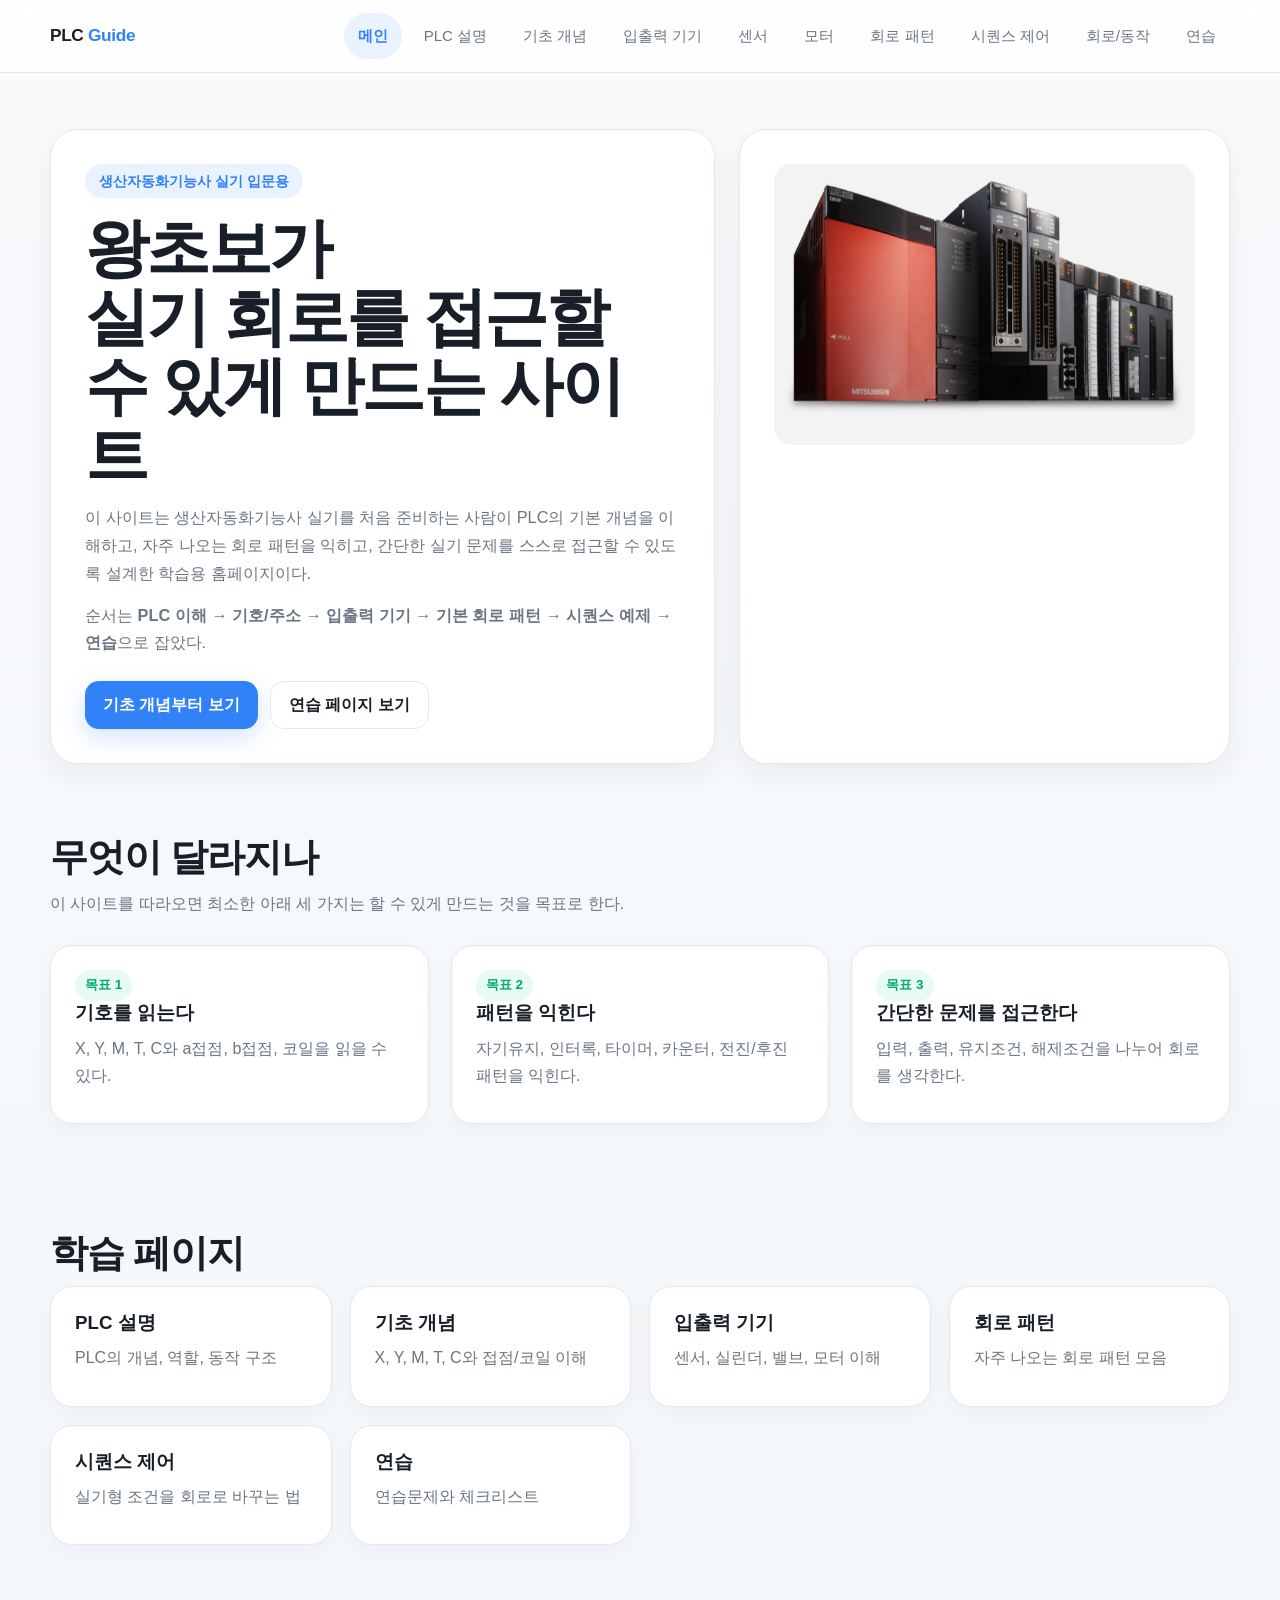
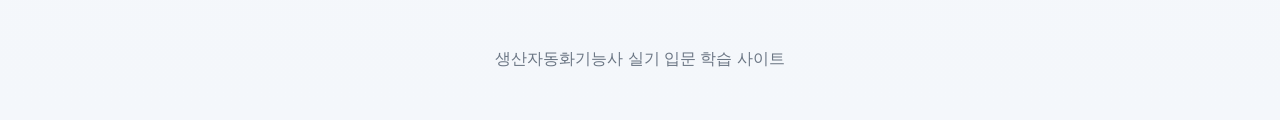
<file: index.html>
<!DOCTYPE html>
<html lang="ko">
<head>
  <meta charset="UTF-8">
  <meta name="viewport" content="width=device-width, initial-scale=1.0">
  <title>생산자동화기능사 실기 입문 사이트</title>
  <link rel="stylesheet" href="styles.css">
</head>
<body>
  <header class="site-header">
    <nav class="nav">
      <div class="brand">PLC <span>Guide</span></div>
      <div class="nav-links">
  <a href="index.html" class="active">메인</a>
  <a href="plc.html">PLC 설명</a>
  <a href="basic.html">기초 개념</a>
  <a href="devices.html">입출력 기기</a>
  <a href="sensors.html">센서</a>
  <a href="motors.html">모터</a>
  <a href="patterns.html">회로 패턴</a>
  <a href="sequence.html">시퀀스 제어</a>
  <a href="ladder.html">회로/동작</a>
  <a href="practice.html">연습</a>
</div>
    </nav>
  </header>
  <main>

    <section class="hero">
      <div class="container hero-grid">
        <div class="hero-panel">
          <div class="badge">생산자동화기능사 실기 입문용</div>
          <h1>왕초보가<br>실기 회로를 접근할 수 있게 만드는 사이트</h1>
          <p>이 사이트는 생산자동화기능사 실기를 처음 준비하는 사람이 PLC의 기본 개념을 이해하고, 자주 나오는 회로 패턴을 익히고, 간단한 실기 문제를 스스로 접근할 수 있도록 설계한 학습용 홈페이지이다.</p>
          <p>순서는 <strong>PLC 이해 → 기호/주소 → 입출력 기기 → 기본 회로 패턴 → 시퀀스 예제 → 연습</strong>으로 잡았다.</p>
          <div class="hero-actions">
            <a href="basic.html" class="button primary">기초 개념부터 보기</a>
            <a href="practice.html" class="button secondary">연습 페이지 보기</a>
          </div>
        </div>
        <div class="hero-panel">
           <img src="사진\PLC.png">
          </div>
          
        </div>
      </div>
    </section>
    <section class="section">
      <div class="container">
        <h2 class="section-title">무엇이 달라지나</h2>
        <p class="section-desc">이 사이트를 따라오면 최소한 아래 세 가지는 할 수 있게 만드는 것을 목표로 한다.</p>
        <div class="grid-3">
          <div class="card"><span class="status-good">목표 1</span><h3>기호를 읽는다</h3><p>X, Y, M, T, C와 a접점, b접점, 코일을 읽을 수 있다.</p></div>
          <div class="card"><span class="status-good">목표 2</span><h3>패턴을 익힌다</h3><p>자기유지, 인터록, 타이머, 카운터, 전진/후진 패턴을 익힌다.</p></div>
          <div class="card"><span class="status-good">목표 3</span><h3>간단한 문제를 접근한다</h3><p>입력, 출력, 유지조건, 해제조건을 나누어 회로를 생각한다.</p></div>
        </div>
      </div>
    </section>
    <section class="section">
      <div class="container">
        <h2 class="section-title">학습 페이지</h2>
        <div class="grid-4">
          <a href="plc.html" class="feature-card"><h3>PLC 설명</h3><p>PLC의 개념, 역할, 동작 구조</p></a>
          <a href="basic.html" class="feature-card"><h3>기초 개념</h3><p>X, Y, M, T, C와 접점/코일 이해</p></a>
          <a href="devices.html" class="feature-card"><h3>입출력 기기</h3><p>센서, 실린더, 밸브, 모터 이해</p></a>
          <a href="patterns.html" class="feature-card"><h3>회로 패턴</h3><p>자주 나오는 회로 패턴 모음</p></a>
          <a href="sequence.html" class="feature-card"><h3>시퀀스 제어</h3><p>실기형 조건을 회로로 바꾸는 법</p></a>
          <a href="practice.html" class="feature-card"><h3>연습</h3><p>연습문제와 체크리스트</p></a>
        </div>
      </div>
    </section>

  </main>
  <footer class="footer">
    <div class="container">생산자동화기능사 실기 입문 학습 사이트</div>
  </footer>
</body>
</html>
</file>
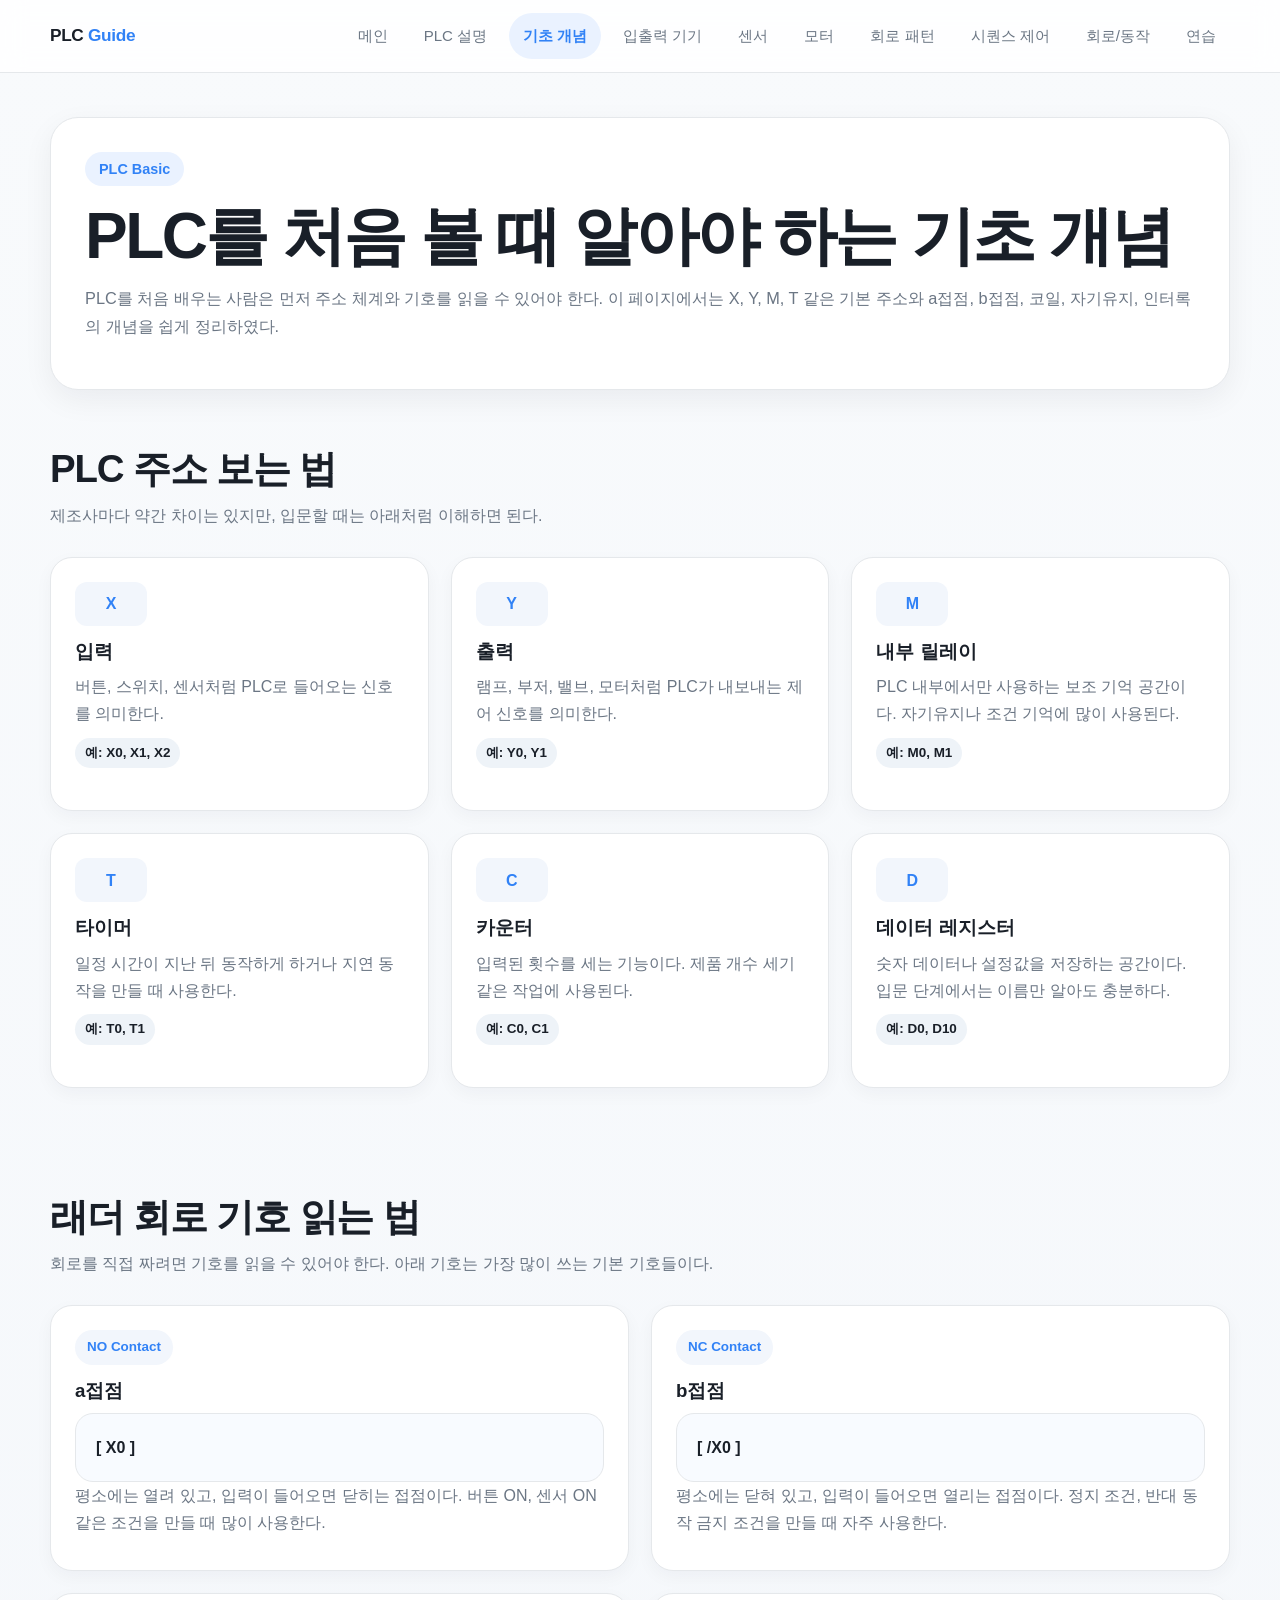
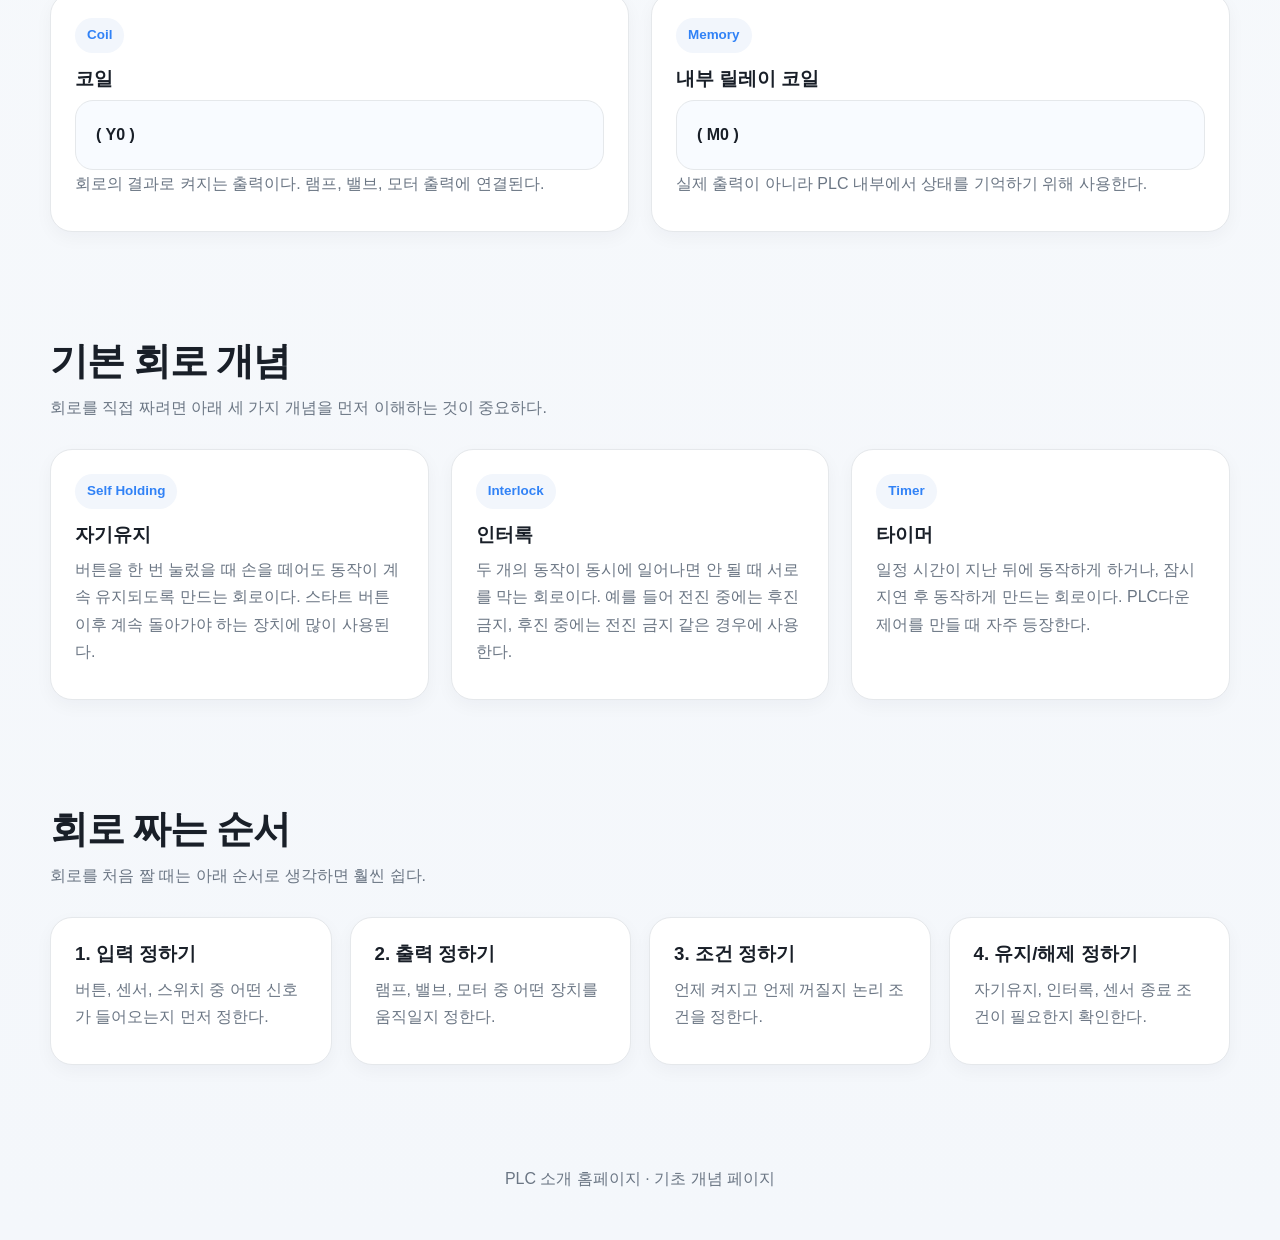
<file: basic.html>
<!DOCTYPE html>
<html lang="ko">
<head>
  <meta charset="UTF-8">
  <meta name="viewport" content="width=device-width, initial-scale=1.0">
  <title>PLC 기초 개념</title>
  <link rel="stylesheet" href="styles.css">
</head>
<body>
  <header class="site-header">
    <nav class="nav">
      <div class="brand">PLC <span>Guide</span></div>
      <div class="nav-links">
  <a href="index.html">메인</a>
  <a href="plc.html">PLC 설명</a>
  <a href="basic.html" class="active">기초 개념</a>
  <a href="devices.html">입출력 기기</a>
  <a href="sensors.html">센서</a>
  <a href="motors.html">모터</a>
  <a href="patterns.html">회로 패턴</a>
  <a href="sequence.html">시퀀스 제어</a>
  <a href="ladder.html">회로/동작</a>
  <a href="practice.html">연습</a>
</div>
    </nav>
  </header>

  <main>
    <section class="page-hero">
      <div class="container">
        <div class="page-hero-box">
          <div class="badge">PLC Basic</div>
          <h1>PLC를 처음 볼 때 알아야 하는 기초 개념</h1>
          <p>
            PLC를 처음 배우는 사람은 먼저 주소 체계와 기호를 읽을 수 있어야 한다.
            이 페이지에서는 X, Y, M, T 같은 기본 주소와 a접점, b접점, 코일, 자기유지, 인터록의 개념을 쉽게 정리하였다.
          </p>
        </div>
      </div>
    </section>

    <section class="section">
      <div class="container">
        <h2 class="section-title">PLC 주소 보는 법</h2>
        <p class="section-desc">
          제조사마다 약간 차이는 있지만, 입문할 때는 아래처럼 이해하면 된다.
        </p>

        <div class="info-grid">
          <div class="symbol-card">
            <div class="symbol-mark">X</div>
            <h3>입력</h3>
            <p>버튼, 스위치, 센서처럼 PLC로 들어오는 신호를 의미한다.</p>
            <p><span class="code-chip">예: X0, X1, X2</span></p>
          </div>

          <div class="symbol-card">
            <div class="symbol-mark">Y</div>
            <h3>출력</h3>
            <p>램프, 부저, 밸브, 모터처럼 PLC가 내보내는 제어 신호를 의미한다.</p>
            <p><span class="code-chip">예: Y0, Y1</span></p>
          </div>

          <div class="symbol-card">
            <div class="symbol-mark">M</div>
            <h3>내부 릴레이</h3>
            <p>PLC 내부에서만 사용하는 보조 기억 공간이다. 자기유지나 조건 기억에 많이 사용된다.</p>
            <p><span class="code-chip">예: M0, M1</span></p>
          </div>

          <div class="symbol-card">
            <div class="symbol-mark">T</div>
            <h3>타이머</h3>
            <p>일정 시간이 지난 뒤 동작하게 하거나 지연 동작을 만들 때 사용한다.</p>
            <p><span class="code-chip">예: T0, T1</span></p>
          </div>

          <div class="symbol-card">
            <div class="symbol-mark">C</div>
            <h3>카운터</h3>
            <p>입력된 횟수를 세는 기능이다. 제품 개수 세기 같은 작업에 사용된다.</p>
            <p><span class="code-chip">예: C0, C1</span></p>
          </div>

          <div class="symbol-card">
            <div class="symbol-mark">D</div>
            <h3>데이터 레지스터</h3>
            <p>숫자 데이터나 설정값을 저장하는 공간이다. 입문 단계에서는 이름만 알아도 충분하다.</p>
            <p><span class="code-chip">예: D0, D10</span></p>
          </div>
        </div>
      </div>
    </section>

    <section class="section">
      <div class="container">
        <h2 class="section-title">래더 회로 기호 읽는 법</h2>
        <p class="section-desc">
          회로를 직접 짜려면 기호를 읽을 수 있어야 한다. 아래 기호는 가장 많이 쓰는 기본 기호들이다.
        </p>

        <div class="grid-2">
          <div class="card">
            <div class="card-tag">NO Contact</div>
            <h3>a접점</h3>
            <div class="example-box">
              <strong>[ X0 ]</strong>
            </div>
            <p>
              평소에는 열려 있고, 입력이 들어오면 닫히는 접점이다.
              버튼 ON, 센서 ON 같은 조건을 만들 때 많이 사용한다.
            </p>
          </div>

          <div class="card">
            <div class="card-tag">NC Contact</div>
            <h3>b접점</h3>
            <div class="example-box">
              <strong>[ /X0 ]</strong>
            </div>
            <p>
              평소에는 닫혀 있고, 입력이 들어오면 열리는 접점이다.
              정지 조건, 반대 동작 금지 조건을 만들 때 자주 사용한다.
            </p>
          </div>

          <div class="card">
            <div class="card-tag">Coil</div>
            <h3>코일</h3>
            <div class="example-box">
              <strong>( Y0 )</strong>
            </div>
            <p>
              회로의 결과로 켜지는 출력이다. 램프, 밸브, 모터 출력에 연결된다.
            </p>
          </div>

          <div class="card">
            <div class="card-tag">Memory</div>
            <h3>내부 릴레이 코일</h3>
            <div class="example-box">
              <strong>( M0 )</strong>
            </div>
            <p>
              실제 출력이 아니라 PLC 내부에서 상태를 기억하기 위해 사용한다.
            </p>
          </div>
        </div>
      </div>
    </section>

    <section class="section">
      <div class="container">
        <h2 class="section-title">기본 회로 개념</h2>
        <p class="section-desc">
          회로를 직접 짜려면 아래 세 가지 개념을 먼저 이해하는 것이 중요하다.
        </p>

        <div class="grid-3">
          <div class="card">
            <div class="card-tag">Self Holding</div>
            <h3>자기유지</h3>
            <p>
              버튼을 한 번 눌렀을 때 손을 떼어도 동작이 계속 유지되도록 만드는 회로이다.
              스타트 버튼 이후 계속 돌아가야 하는 장치에 많이 사용된다.
            </p>
          </div>

          <div class="card">
            <div class="card-tag">Interlock</div>
            <h3>인터록</h3>
            <p>
              두 개의 동작이 동시에 일어나면 안 될 때 서로를 막는 회로이다.
              예를 들어 전진 중에는 후진 금지, 후진 중에는 전진 금지 같은 경우에 사용한다.
            </p>
          </div>

          <div class="card">
            <div class="card-tag">Timer</div>
            <h3>타이머</h3>
            <p>
              일정 시간이 지난 뒤에 동작하게 하거나, 잠시 지연 후 동작하게 만드는 회로이다.
              PLC다운 제어를 만들 때 자주 등장한다.
            </p>
          </div>
        </div>
      </div>
    </section>

    <section class="section">
      <div class="container">
        <h2 class="section-title">회로 짜는 순서</h2>
        <p class="section-desc">
          회로를 처음 짤 때는 아래 순서로 생각하면 훨씬 쉽다.
        </p>

        <div class="grid-4">
          <div class="card">
            <h3>1. 입력 정하기</h3>
            <p>버튼, 센서, 스위치 중 어떤 신호가 들어오는지 먼저 정한다.</p>
          </div>

          <div class="card">
            <h3>2. 출력 정하기</h3>
            <p>램프, 밸브, 모터 중 어떤 장치를 움직일지 정한다.</p>
          </div>

          <div class="card">
            <h3>3. 조건 정하기</h3>
            <p>언제 켜지고 언제 꺼질지 논리 조건을 정한다.</p>
          </div>

          <div class="card">
            <h3>4. 유지/해제 정하기</h3>
            <p>자기유지, 인터록, 센서 종료 조건이 필요한지 확인한다.</p>
          </div>
        </div>
      </div>
    </section>
  </main>

  <footer class="footer">
    <div class="container">PLC 소개 홈페이지 · 기초 개념 페이지</div>
  </footer>
</body>
</html>
</file>
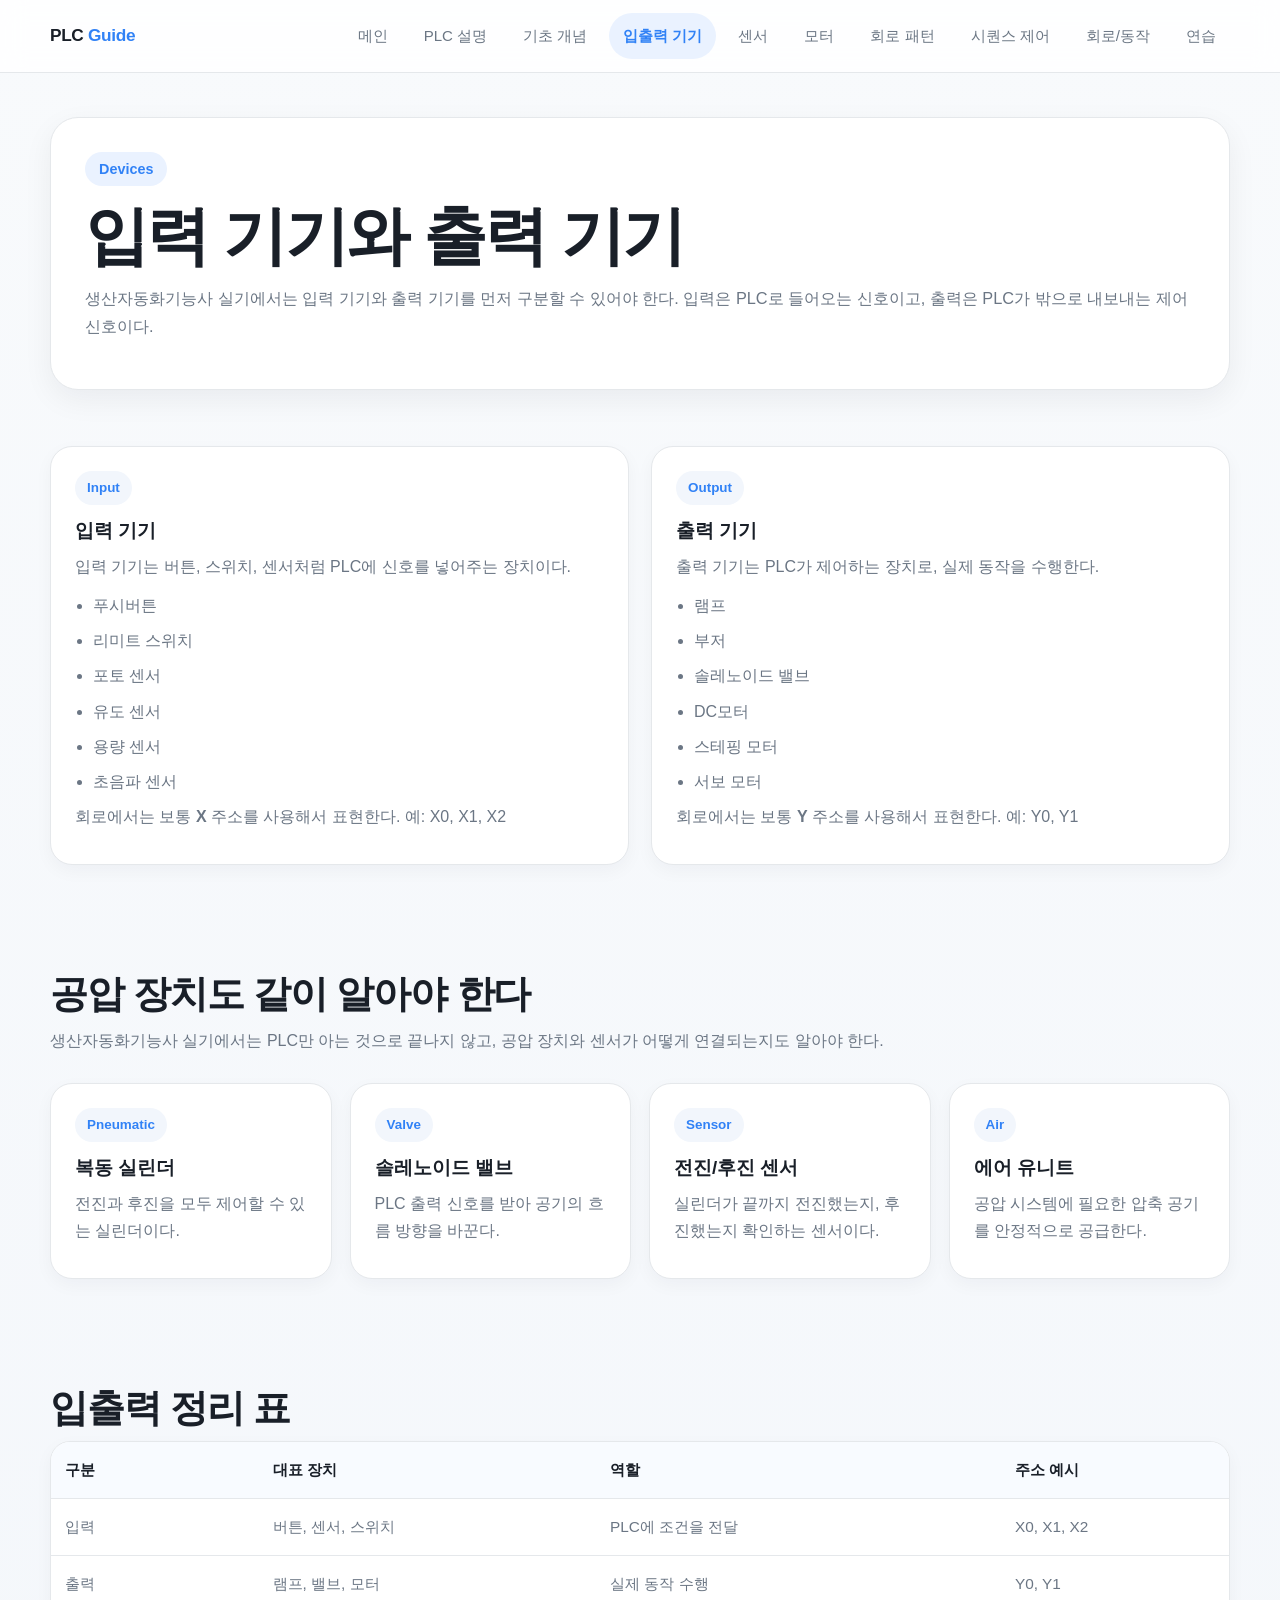
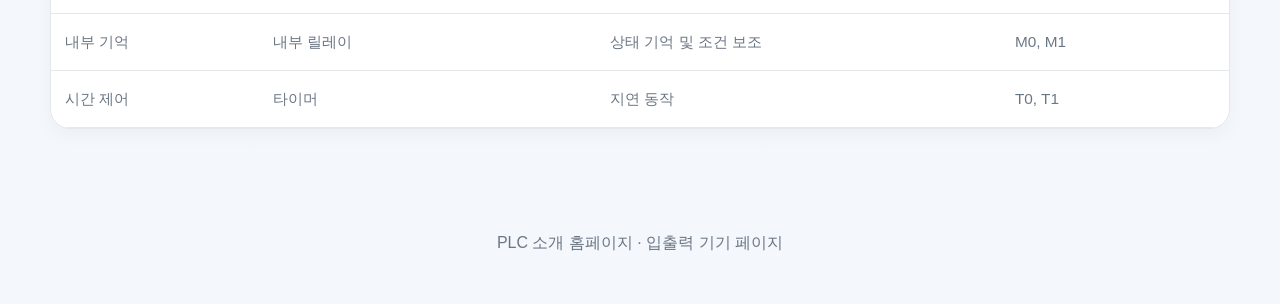
<file: devices.html>
<!DOCTYPE html>
<html lang="ko">
<head>
  <meta charset="UTF-8">
  <meta name="viewport" content="width=device-width, initial-scale=1.0">
  <title>입력/출력 기기</title>
  <link rel="stylesheet" href="styles.css">
</head>
<body>
  <header class="site-header">
    <nav class="nav">
      <div class="brand">PLC <span>Guide</span></div>
     <div class="nav-links">
  <a href="index.html">메인</a>
  <a href="plc.html">PLC 설명</a>
  <a href="basic.html">기초 개념</a>
  <a href="devices.html" class="active">입출력 기기</a>
  <a href="sensors.html">센서</a>
  <a href="motors.html">모터</a>
  <a href="patterns.html">회로 패턴</a>
  <a href="sequence.html">시퀀스 제어</a>
  <a href="ladder.html">회로/동작</a>
  <a href="practice.html">연습</a>
</div>
    </nav>
  </header>

  <main>
    <section class="page-hero">
      <div class="container">
        <div class="page-hero-box">
          <div class="badge">Devices</div>
          <h1>입력 기기와 출력 기기</h1>
          <p>
            생산자동화기능사 실기에서는 입력 기기와 출력 기기를 먼저 구분할 수 있어야 한다.
            입력은 PLC로 들어오는 신호이고, 출력은 PLC가 밖으로 내보내는 제어 신호이다.
          </p>
        </div>
      </div>
    </section>

    <section class="section">
      <div class="container grid-2">
        <div class="card">
          <div class="card-tag">Input</div>
          <h3>입력 기기</h3>
          <p>입력 기기는 버튼, 스위치, 센서처럼 PLC에 신호를 넣어주는 장치이다.</p>
          <ul class="list">
            <li>푸시버튼</li>
            <li>리미트 스위치</li>
            <li>포토 센서</li>
            <li>유도 센서</li>
            <li>용량 센서</li>
            <li>초음파 센서</li>
          </ul>
          <p>
            회로에서는 보통 <strong>X</strong> 주소를 사용해서 표현한다.
            예: X0, X1, X2
          </p>
        </div>

        <div class="card">
          <div class="card-tag">Output</div>
          <h3>출력 기기</h3>
          <p>출력 기기는 PLC가 제어하는 장치로, 실제 동작을 수행한다.</p>
          <ul class="list">
            <li>램프</li>
            <li>부저</li>
            <li>솔레노이드 밸브</li>
            <li>DC모터</li>
            <li>스테핑 모터</li>
            <li>서보 모터</li>
          </ul>
          <p>
            회로에서는 보통 <strong>Y</strong> 주소를 사용해서 표현한다.
            예: Y0, Y1
          </p>
        </div>
      </div>
    </section>

    <section class="section">
      <div class="container">
        <h2 class="section-title">공압 장치도 같이 알아야 한다</h2>
        <p class="section-desc">
          생산자동화기능사 실기에서는 PLC만 아는 것으로 끝나지 않고, 공압 장치와 센서가 어떻게 연결되는지도 알아야 한다.
        </p>

        <div class="grid-4">
          <div class="card">
            <div class="card-tag">Pneumatic</div>
            <h3>복동 실린더</h3>
            <p>전진과 후진을 모두 제어할 수 있는 실린더이다.</p>
          </div>

          <div class="card">
            <div class="card-tag">Valve</div>
            <h3>솔레노이드 밸브</h3>
            <p>PLC 출력 신호를 받아 공기의 흐름 방향을 바꾼다.</p>
          </div>

          <div class="card">
            <div class="card-tag">Sensor</div>
            <h3>전진/후진 센서</h3>
            <p>실린더가 끝까지 전진했는지, 후진했는지 확인하는 센서이다.</p>
          </div>

          <div class="card">
            <div class="card-tag">Air</div>
            <h3>에어 유니트</h3>
            <p>공압 시스템에 필요한 압축 공기를 안정적으로 공급한다.</p>
          </div>
        </div>
      </div>
    </section>

    <section class="section">
      <div class="container">
        <h2 class="section-title">입출력 정리 표</h2>
        <div class="compare-wrap">
          <table>
            <thead>
              <tr>
                <th>구분</th>
                <th>대표 장치</th>
                <th>역할</th>
                <th>주소 예시</th>
              </tr>
            </thead>
            <tbody>
              <tr>
                <td>입력</td>
                <td>버튼, 센서, 스위치</td>
                <td>PLC에 조건을 전달</td>
                <td>X0, X1, X2</td>
              </tr>
              <tr>
                <td>출력</td>
                <td>램프, 밸브, 모터</td>
                <td>실제 동작 수행</td>
                <td>Y0, Y1</td>
              </tr>
              <tr>
                <td>내부 기억</td>
                <td>내부 릴레이</td>
                <td>상태 기억 및 조건 보조</td>
                <td>M0, M1</td>
              </tr>
              <tr>
                <td>시간 제어</td>
                <td>타이머</td>
                <td>지연 동작</td>
                <td>T0, T1</td>
              </tr>
            </tbody>
          </table>
        </div>
      </div>
    </section>
  </main>

  <footer class="footer">
    <div class="container">PLC 소개 홈페이지 · 입출력 기기 페이지</div>
  </footer>
</body>
</html>
</file>
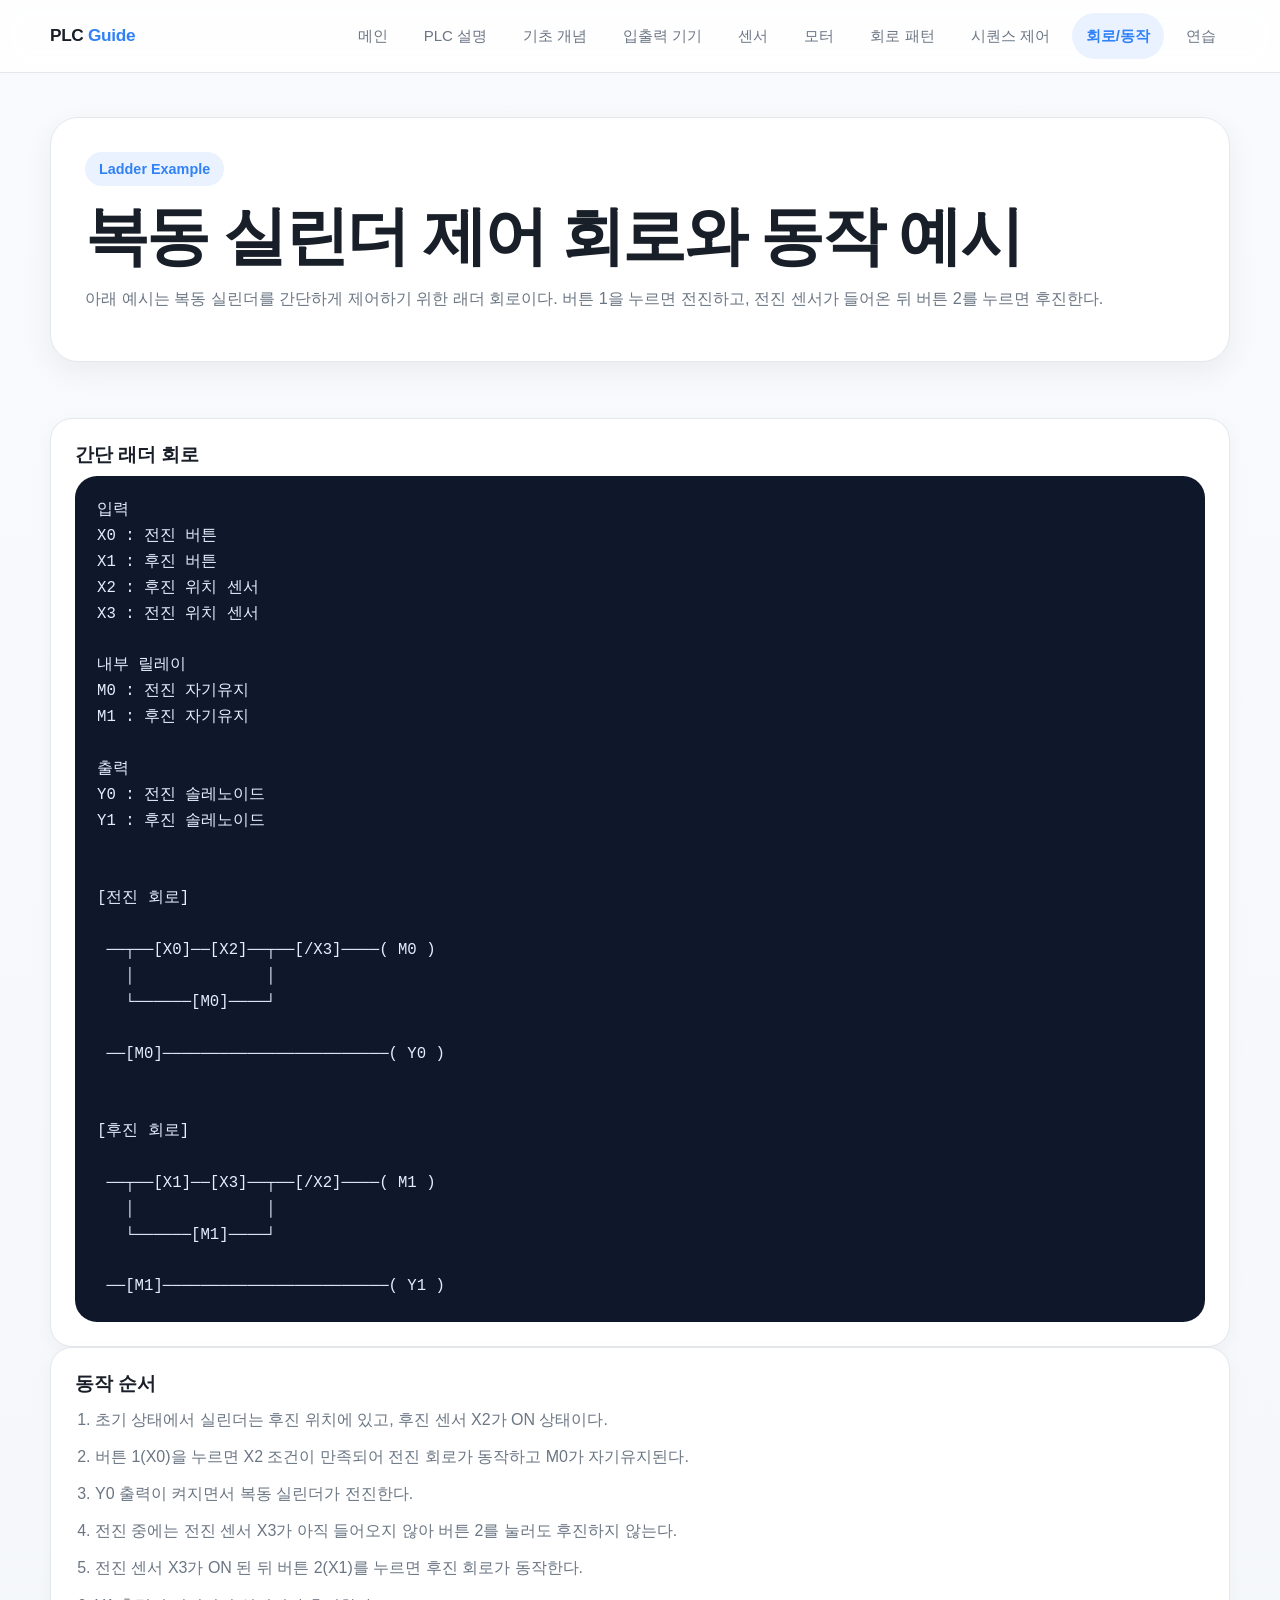
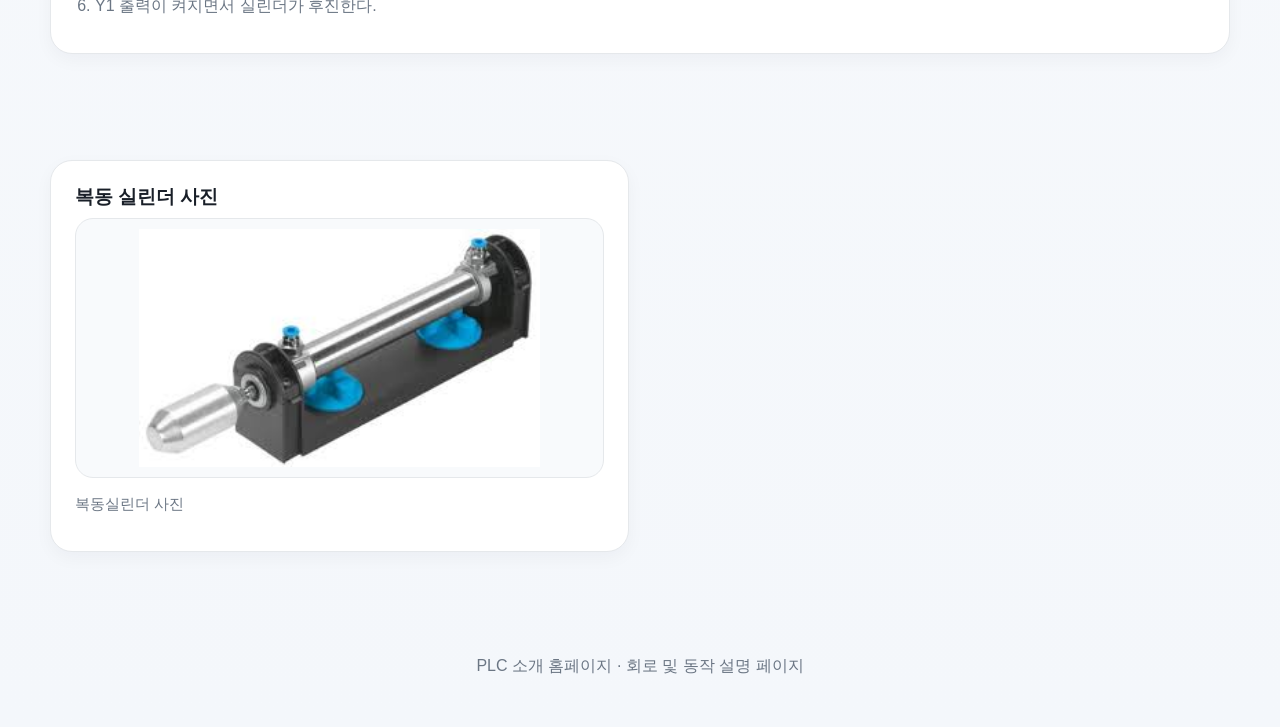
<file: ladder.html>
<!DOCTYPE html>
<html lang="ko">
<head>
  <meta charset="UTF-8">
  <meta name="viewport" content="width=device-width, initial-scale=1.0">
  <title>회로 및 동작 설명</title>
  <link rel="stylesheet" href="styles.css">
</head>
<body>
  <header class="site-header">
    <nav class="nav">
      <div class="brand">PLC <span>Guide</span></div>
<div class="nav-links">
  <a href="index.html">메인</a>
  <a href="plc.html">PLC 설명</a>
  <a href="basic.html">기초 개념</a>
  <a href="devices.html">입출력 기기</a>
  <a href="sensors.html">센서</a>
  <a href="motors.html">모터</a>
  <a href="patterns.html">회로 패턴</a>
  <a href="sequence.html">시퀀스 제어</a>
  <a href="ladder.html" class="active">회로/동작</a>
  <a href="practice.html">연습</a>
</div>
    </nav>
  </header>

  <main>
    <section class="page-hero">
      <div class="container">
        <div class="page-hero-box">
          <div class="badge">Ladder Example</div>
          <h1>복동 실린더 제어 회로와 동작 예시</h1>
          <p>
            아래 예시는 복동 실린더를 간단하게 제어하기 위한 래더 회로이다.
            버튼 1을 누르면 전진하고, 전진 센서가 들어온 뒤 버튼 2를 누르면 후진한다.
          </p>
        </div>
      </div>
    </section>

    <section class="section">
      <div class="container ladder-layout">
        <div class="card">
          <h3>간단 래더 회로</h3>
          <div class="ladder-box">
<pre>
입력
X0 : 전진 버튼
X1 : 후진 버튼
X2 : 후진 위치 센서
X3 : 전진 위치 센서

내부 릴레이
M0 : 전진 자기유지
M1 : 후진 자기유지

출력
Y0 : 전진 솔레노이드
Y1 : 후진 솔레노이드


[전진 회로]

 ──┬──[X0]──[X2]──┬──[/X3]────( M0 )
   │              │
   └──────[M0]────┘

 ──[M0]────────────────────────( Y0 )


[후진 회로]

 ──┬──[X1]──[X3]──┬──[/X2]────( M1 )
   │              │
   └──────[M1]────┘

 ──[M1]────────────────────────( Y1 )
</pre>
          </div>
        </div>

        <div class="card">
          <h3>동작 순서</h3>
          <ol class="steps">
            <li>초기 상태에서 실린더는 후진 위치에 있고, 후진 센서 X2가 ON 상태이다.</li>
            <li>버튼 1(X0)을 누르면 X2 조건이 만족되어 전진 회로가 동작하고 M0가 자기유지된다.</li>
            <li>Y0 출력이 켜지면서 복동 실린더가 전진한다.</li>
            <li>전진 중에는 전진 센서 X3가 아직 들어오지 않아 버튼 2를 눌러도 후진하지 않는다.</li>
            <li>전진 센서 X3가 ON 된 뒤 버튼 2(X1)를 누르면 후진 회로가 동작한다.</li>
            <li>Y1 출력이 켜지면서 실린더가 후진한다.</li>
          </ol>
        </div>
      </div>
    </section>

    <section class="section">
      <div class="container grid-2">
        <div class="card">
          <h3>복동 실린더 사진</h3>
          <!-- 복동실린더 사진 넣는 자리 -->
          <img src="사진\복동실린더.jpg" alt="복동 실린더 사진" class="media-photo">
          <p class="media-note">복동실린더 사진</p>
        </div>

    
      </div>
    </section>
  </main>

  <footer class="footer">
    <div class="container">PLC 소개 홈페이지 · 회로 및 동작 설명 페이지</div>
  </footer>
</body>
</html>
</file>
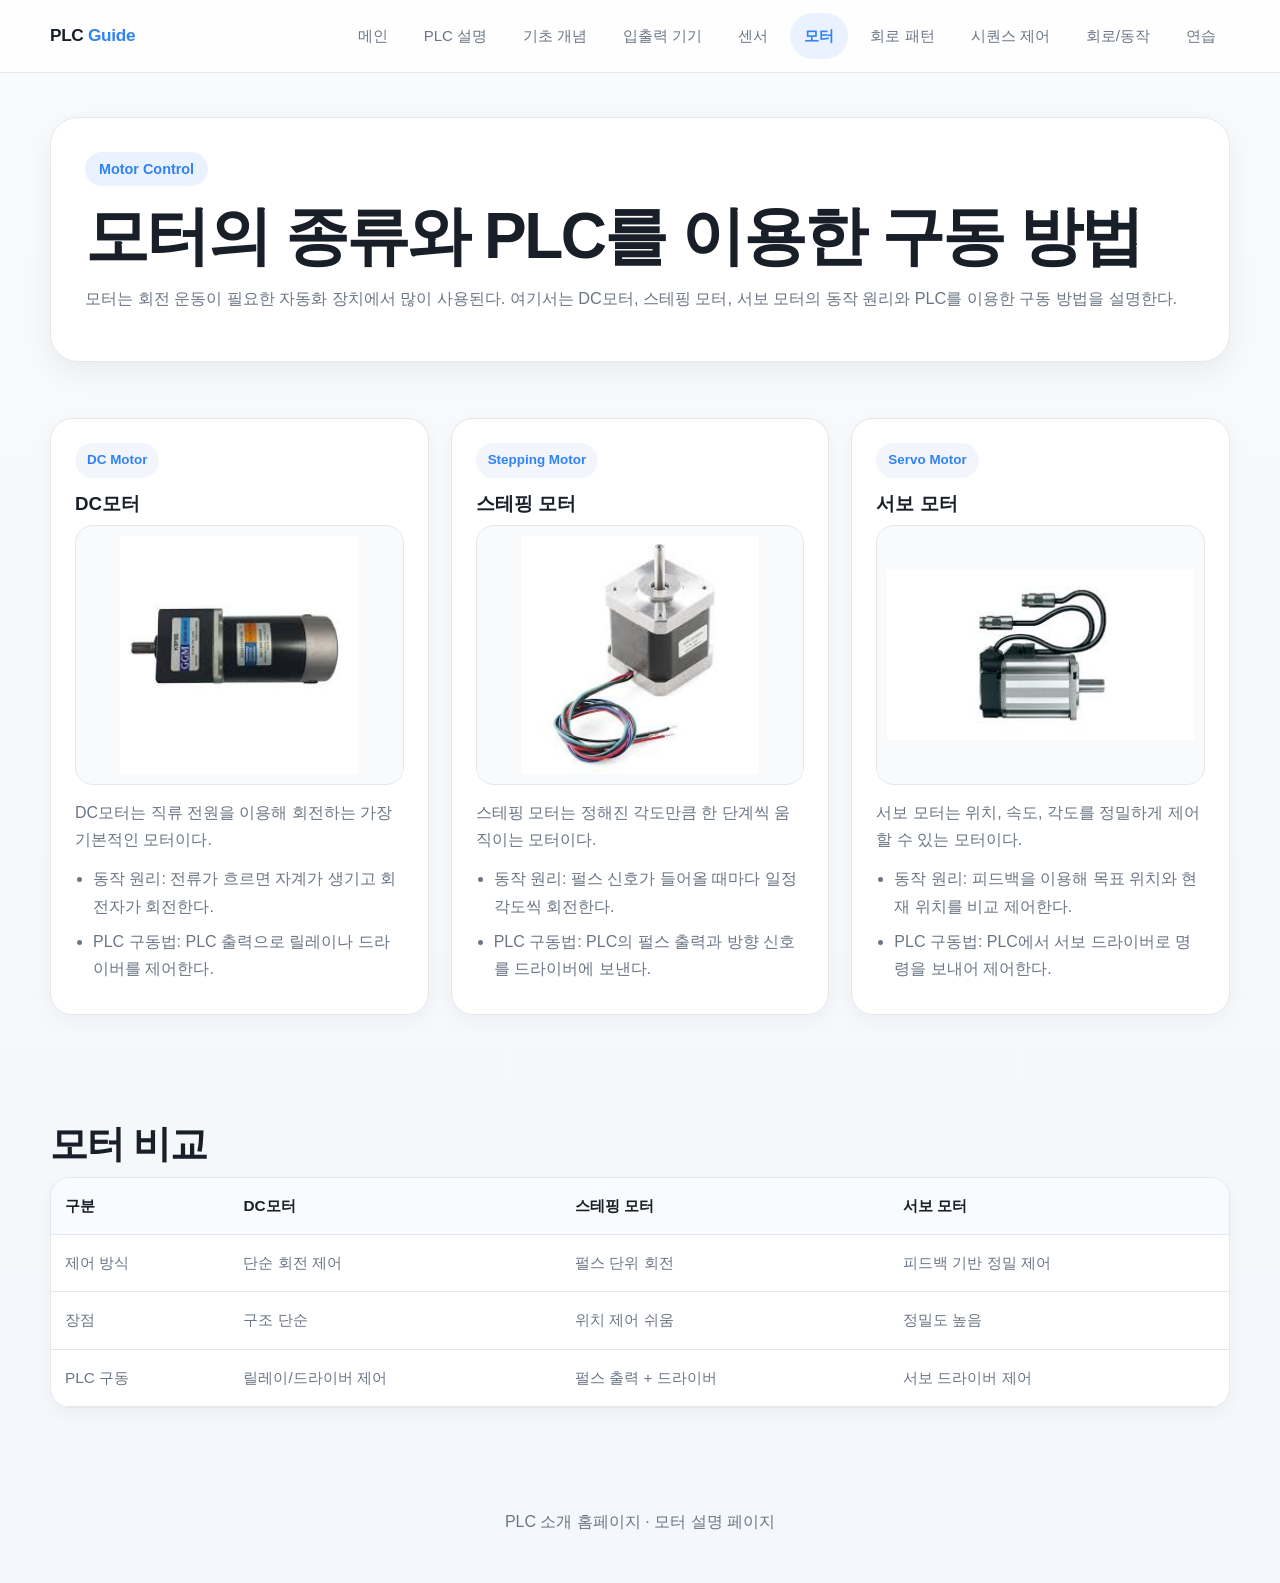
<file: motors.html>
<!DOCTYPE html>
<html lang="ko">
<head>
  <meta charset="UTF-8">
  <meta name="viewport" content="width=device-width, initial-scale=1.0">
  <title>모터 설명</title>
  <link rel="stylesheet" href="styles.css">
</head>
<body>
  <header class="site-header">
    <nav class="nav">
      <div class="brand">PLC <span>Guide</span></div>
 <div class="nav-links">
  <a href="index.html">메인</a>
  <a href="plc.html">PLC 설명</a>
  <a href="basic.html">기초 개념</a>
  <a href="devices.html">입출력 기기</a>
  <a href="sensors.html">센서</a>
  <a href="motors.html" class="active">모터</a>
  <a href="patterns.html">회로 패턴</a>
  <a href="sequence.html">시퀀스 제어</a>
  <a href="ladder.html">회로/동작</a>
  <a href="practice.html">연습</a>
</div>
    </nav>
  </header>

  <main>
    <section class="page-hero">
      <div class="container">
        <div class="page-hero-box">
          <div class="badge">Motor Control</div>
          <h1>모터의 종류와 PLC를 이용한 구동 방법</h1>
          <p>
            모터는 회전 운동이 필요한 자동화 장치에서 많이 사용된다.
            여기서는 DC모터, 스테핑 모터, 서보 모터의 동작 원리와 PLC를 이용한 구동 방법을 설명한다.
          </p>
        </div>
      </div>
    </section>

    <section class="section">
      <div class="container grid-3">
        <div class="card">
          <div class="card-tag">DC Motor</div>
          <h3>DC모터</h3>
          <!-- DC모터 사진 넣는 자리 -->
          <img src="사진\24DC모터.jpg" alt="DC모터 사진" class="media-photo">
          <p>DC모터는 직류 전원을 이용해 회전하는 가장 기본적인 모터이다.</p>
      
          <ul class="list">
            <li>동작 원리: 전류가 흐르면 자계가 생기고 회전자가 회전한다.</li>
            <li>PLC 구동법: PLC 출력으로 릴레이나 드라이버를 제어한다.</li>
          </ul>
        </div>

        <div class="card">
          <div class="card-tag">Stepping Motor</div>
          <h3>스테핑 모터</h3>
          <!-- 스테핑모터 사진 넣는 자리 -->
          <img src="사진\스테핑 모터.jpg" alt="스테핑 모터 사진" class="media-photo">
          <p>스테핑 모터는 정해진 각도만큼 한 단계씩 움직이는 모터이다.</p>
        
          <ul class="list">
            <li>동작 원리: 펄스 신호가 들어올 때마다 일정 각도씩 회전한다.</li>
            <li>PLC 구동법: PLC의 펄스 출력과 방향 신호를 드라이버에 보낸다.</li>
          </ul>
        </div>

        <div class="card">
          <div class="card-tag">Servo Motor</div>
          <h3>서보 모터</h3>
          <!-- 서보모터 사진 넣는 자리 -->
          <img src="사진\서보모터.jpg" alt="서보 모터 사진" class="media-photo">
          <p>서보 모터는 위치, 속도, 각도를 정밀하게 제어할 수 있는 모터이다.</p>
          
          <ul class="list">
            <li>동작 원리: 피드백을 이용해 목표 위치와 현재 위치를 비교 제어한다.</li>
            <li>PLC 구동법: PLC에서 서보 드라이버로 명령을 보내어 제어한다.</li>
          </ul>
        </div>
      </div>
    </section>

    <section class="section">
      <div class="container">
        <h2 class="section-title">모터 비교</h2>
        <div class="compare-wrap">
          <table>
            <thead>
              <tr>
                <th>구분</th>
                <th>DC모터</th>
                <th>스테핑 모터</th>
                <th>서보 모터</th>
              </tr>
            </thead>
            <tbody>
              <tr>
                <td>제어 방식</td>
                <td>단순 회전 제어</td>
                <td>펄스 단위 회전</td>
                <td>피드백 기반 정밀 제어</td>
              </tr>
              <tr>
                <td>장점</td>
                <td>구조 단순</td>
                <td>위치 제어 쉬움</td>
                <td>정밀도 높음</td>
              </tr>
              <tr>
                <td>PLC 구동</td>
                <td>릴레이/드라이버 제어</td>
                <td>펄스 출력 + 드라이버</td>
                <td>서보 드라이버 제어</td>
              </tr>
            </tbody>
          </table>
        </div>
      </div>
    </section>
  </main>

  <footer class="footer">
    <div class="container">PLC 소개 홈페이지 · 모터 설명 페이지</div>
  </footer>
</body>
</html>
</file>
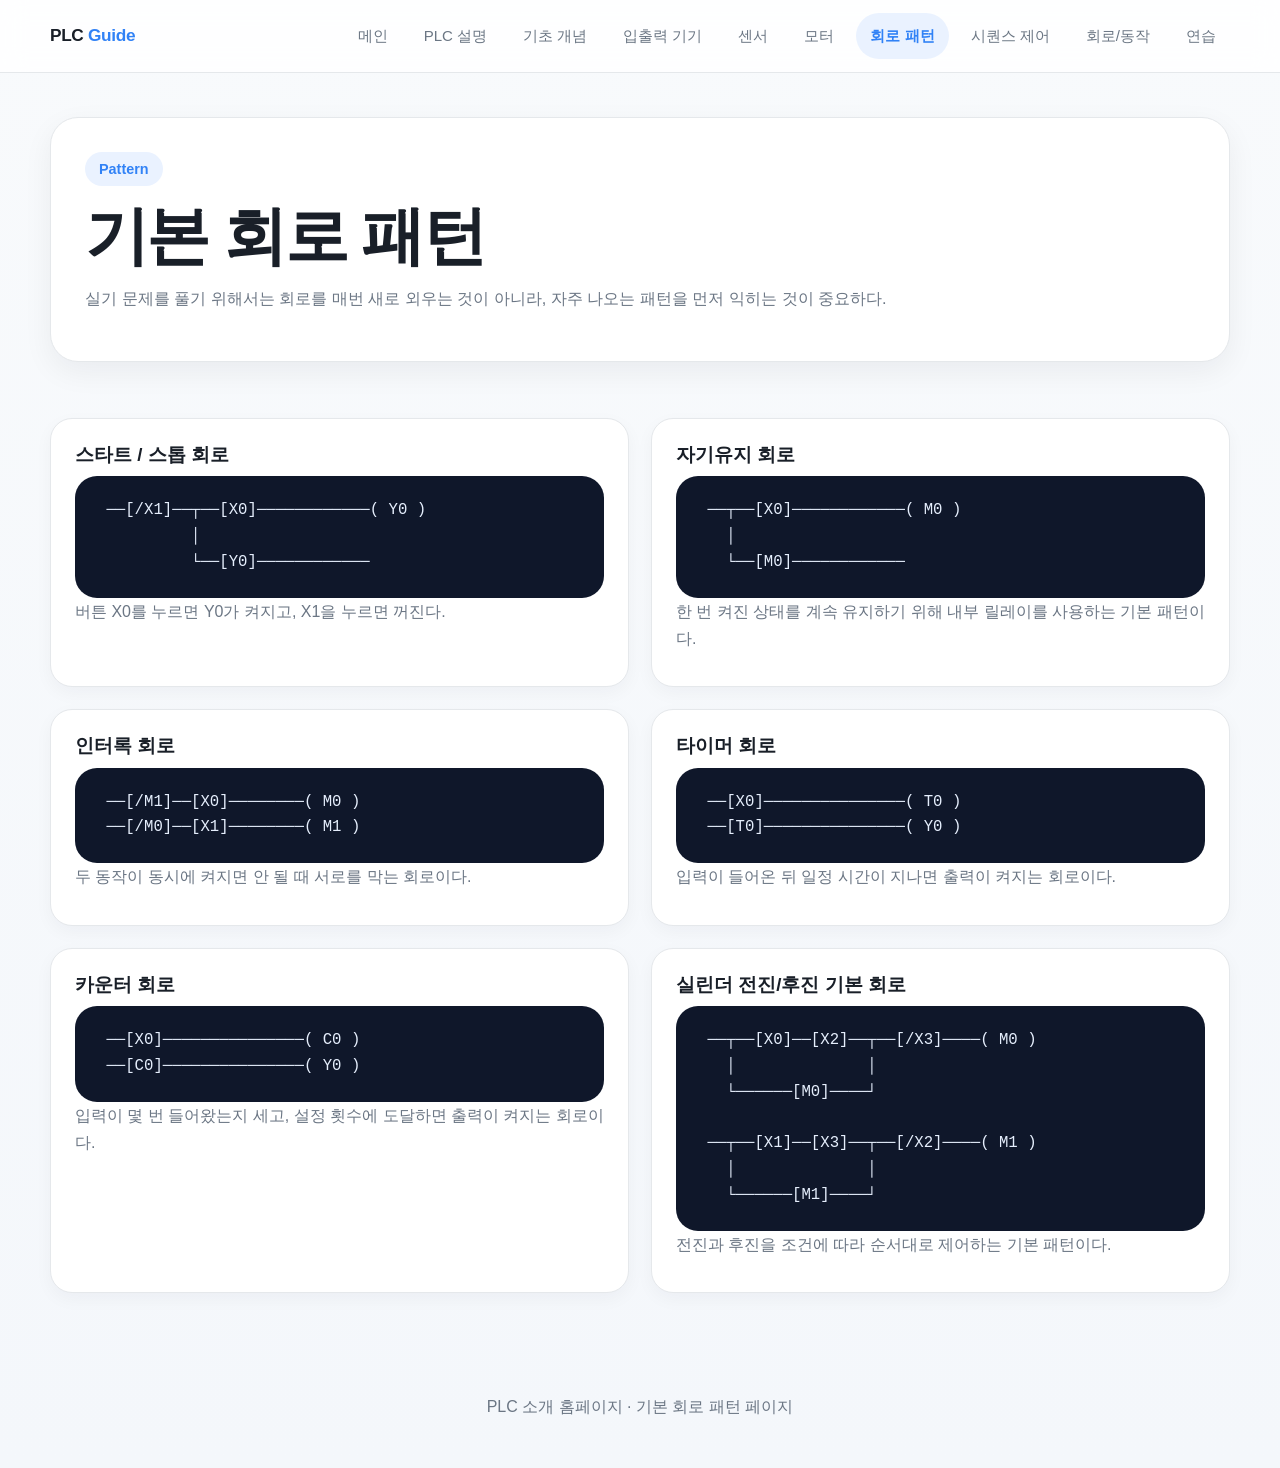
<file: patterns.html>
<!DOCTYPE html>
<html lang="ko">
<head>
  <meta charset="UTF-8">
  <meta name="viewport" content="width=device-width, initial-scale=1.0">
  <title>기본 회로 패턴</title>
  <link rel="stylesheet" href="styles.css">
</head>
<body>
  <header class="site-header">
    <nav class="nav">
      <div class="brand">PLC <span>Guide</span></div>
      <div class="nav-links">
  <a href="index.html">메인</a>
  <a href="plc.html">PLC 설명</a>
  <a href="basic.html">기초 개념</a>
  <a href="devices.html">입출력 기기</a>
  <a href="sensors.html">센서</a>
  <a href="motors.html">모터</a>
  <a href="patterns.html" class="active">회로 패턴</a>
  <a href="sequence.html">시퀀스 제어</a>
  <a href="ladder.html">회로/동작</a>
  <a href="practice.html">연습</a>
</div>
    </nav>
  </header>

  <main>
    <section class="page-hero">
      <div class="container">
        <div class="page-hero-box">
          <div class="badge">Pattern</div>
          <h1>기본 회로 패턴</h1>
          <p>
            실기 문제를 풀기 위해서는 회로를 매번 새로 외우는 것이 아니라,
            자주 나오는 패턴을 먼저 익히는 것이 중요하다.
          </p>
        </div>
      </div>
    </section>

    <section class="section">
      <div class="container grid-2">
        <div class="card">
          <h3>스타트 / 스톱 회로</h3>
          <div class="ladder-box">
<pre>
 ──[/X1]──┬──[X0]────────────( Y0 )
          │
          └──[Y0]────────────
</pre>
          </div>
          <p>버튼 X0를 누르면 Y0가 켜지고, X1을 누르면 꺼진다.</p>
        </div>

        <div class="card">
          <h3>자기유지 회로</h3>
          <div class="ladder-box">
<pre>
 ──┬──[X0]────────────( M0 )
   │
   └──[M0]────────────
</pre>
          </div>
          <p>한 번 켜진 상태를 계속 유지하기 위해 내부 릴레이를 사용하는 기본 패턴이다.</p>
        </div>

        <div class="card">
          <h3>인터록 회로</h3>
          <div class="ladder-box">
<pre>
 ──[/M1]──[X0]────────( M0 )
 ──[/M0]──[X1]────────( M1 )
</pre>
          </div>
          <p>두 동작이 동시에 켜지면 안 될 때 서로를 막는 회로이다.</p>
        </div>

        <div class="card">
          <h3>타이머 회로</h3>
          <div class="ladder-box">
<pre>
 ──[X0]───────────────( T0 )
 ──[T0]───────────────( Y0 )
</pre>
          </div>
          <p>입력이 들어온 뒤 일정 시간이 지나면 출력이 켜지는 회로이다.</p>
        </div>

        <div class="card">
          <h3>카운터 회로</h3>
          <div class="ladder-box">
<pre>
 ──[X0]───────────────( C0 )
 ──[C0]───────────────( Y0 )
</pre>
          </div>
          <p>입력이 몇 번 들어왔는지 세고, 설정 횟수에 도달하면 출력이 켜지는 회로이다.</p>
        </div>

        <div class="card">
          <h3>실린더 전진/후진 기본 회로</h3>
          <div class="ladder-box">
<pre>
 ──┬──[X0]──[X2]──┬──[/X3]────( M0 )
   │              │
   └──────[M0]────┘

 ──┬──[X1]──[X3]──┬──[/X2]────( M1 )
   │              │
   └──────[M1]────┘
</pre>
          </div>
          <p>전진과 후진을 조건에 따라 순서대로 제어하는 기본 패턴이다.</p>
        </div>
      </div>
    </section>
  </main>

  <footer class="footer">
    <div class="container">PLC 소개 홈페이지 · 기본 회로 패턴 페이지</div>
  </footer>
</body>
</html>
</file>
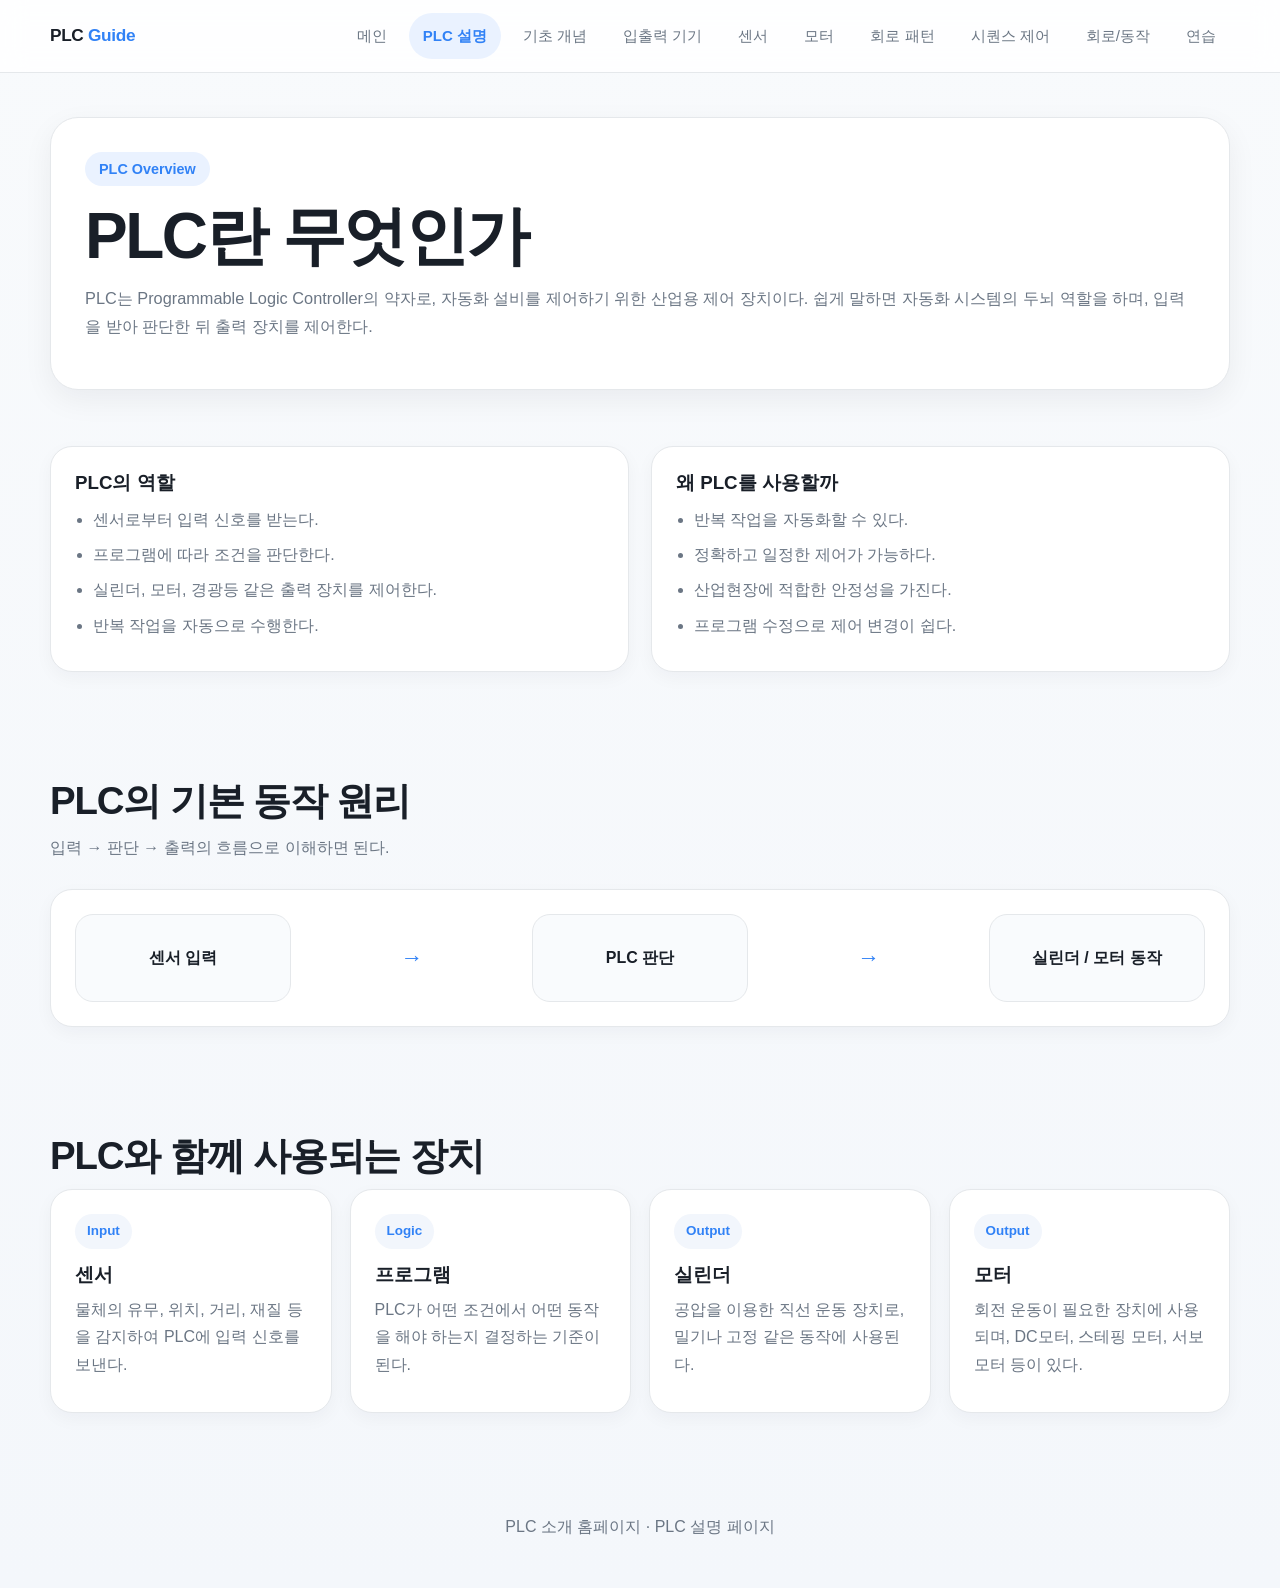
<file: plc.html>
<!DOCTYPE html>
<html lang="ko">
<head>
  <meta charset="UTF-8">
  <meta name="viewport" content="width=device-width, initial-scale=1.0">
  <title>PLC 설명</title>
  <link rel="stylesheet" href="styles.css">
</head>
<body>
  <header class="site-header">
    <nav class="nav">
      <div class="brand">PLC <span>Guide</span></div>
      <div class="nav-links">
  <a href="index.html">메인</a>
  <a href="plc.html" class="active">PLC 설명</a>
  <a href="basic.html">기초 개념</a>
  <a href="devices.html">입출력 기기</a>
  <a href="sensors.html">센서</a>
  <a href="motors.html">모터</a>
  <a href="patterns.html">회로 패턴</a>
  <a href="sequence.html">시퀀스 제어</a>
  <a href="ladder.html">회로/동작</a>
  <a href="practice.html">연습</a>
</div>
    </nav>
  </header>

  <main>
    <section class="page-hero">
      <div class="container">
        <div class="page-hero-box">
          <div class="badge">PLC Overview</div>
          <h1>PLC란 무엇인가</h1>
          <p>
            PLC는 Programmable Logic Controller의 약자로, 자동화 설비를 제어하기 위한 산업용 제어 장치이다.
            쉽게 말하면 자동화 시스템의 두뇌 역할을 하며, 입력을 받아 판단한 뒤 출력 장치를 제어한다.
          </p>
        </div>
      </div>
    </section>

    <section class="section">
      <div class="container grid-2">
        <div class="card">
          <h3>PLC의 역할</h3>
          <ul class="list">
            <li>센서로부터 입력 신호를 받는다.</li>
            <li>프로그램에 따라 조건을 판단한다.</li>
            <li>실린더, 모터, 경광등 같은 출력 장치를 제어한다.</li>
            <li>반복 작업을 자동으로 수행한다.</li>
          </ul>
        </div>

        <div class="card">
          <h3>왜 PLC를 사용할까</h3>
          <ul class="list">
            <li>반복 작업을 자동화할 수 있다.</li>
            <li>정확하고 일정한 제어가 가능하다.</li>
            <li>산업현장에 적합한 안정성을 가진다.</li>
            <li>프로그램 수정으로 제어 변경이 쉽다.</li>
          </ul>
        </div>
      </div>
    </section>

    <section class="section">
      <div class="container">
        <h2 class="section-title">PLC의 기본 동작 원리</h2>
        <p class="section-desc">입력 → 판단 → 출력의 흐름으로 이해하면 된다.</p>

        <div class="card">
          <div class="flow">
            <div class="flow-box">센서 입력</div>
            <div class="flow-arrow">→</div>
            <div class="flow-box">PLC 판단</div>
            <div class="flow-arrow">→</div>
            <div class="flow-box">실린더 / 모터 동작</div>
          </div>
        </div>
      </div>
    </section>

    <section class="section">
      <div class="container">
        <h2 class="section-title">PLC와 함께 사용되는 장치</h2>
        <div class="grid-4">
          <div class="card">
            <div class="card-tag">Input</div>
            <h3>센서</h3>
            <p>물체의 유무, 위치, 거리, 재질 등을 감지하여 PLC에 입력 신호를 보낸다.</p>
          </div>

          <div class="card">
            <div class="card-tag">Logic</div>
            <h3>프로그램</h3>
            <p>PLC가 어떤 조건에서 어떤 동작을 해야 하는지 결정하는 기준이 된다.</p>
          </div>

          <div class="card">
            <div class="card-tag">Output</div>
            <h3>실린더</h3>
            <p>공압을 이용한 직선 운동 장치로, 밀기나 고정 같은 동작에 사용된다.</p>
          </div>

          <div class="card">
            <div class="card-tag">Output</div>
            <h3>모터</h3>
            <p>회전 운동이 필요한 장치에 사용되며, DC모터, 스테핑 모터, 서보 모터 등이 있다.</p>
          </div>
        </div>
      </div>
    </section>
  </main>

  <footer class="footer">
    <div class="container">PLC 소개 홈페이지 · PLC 설명 페이지</div>
  </footer>
</body>
</html>
</file>
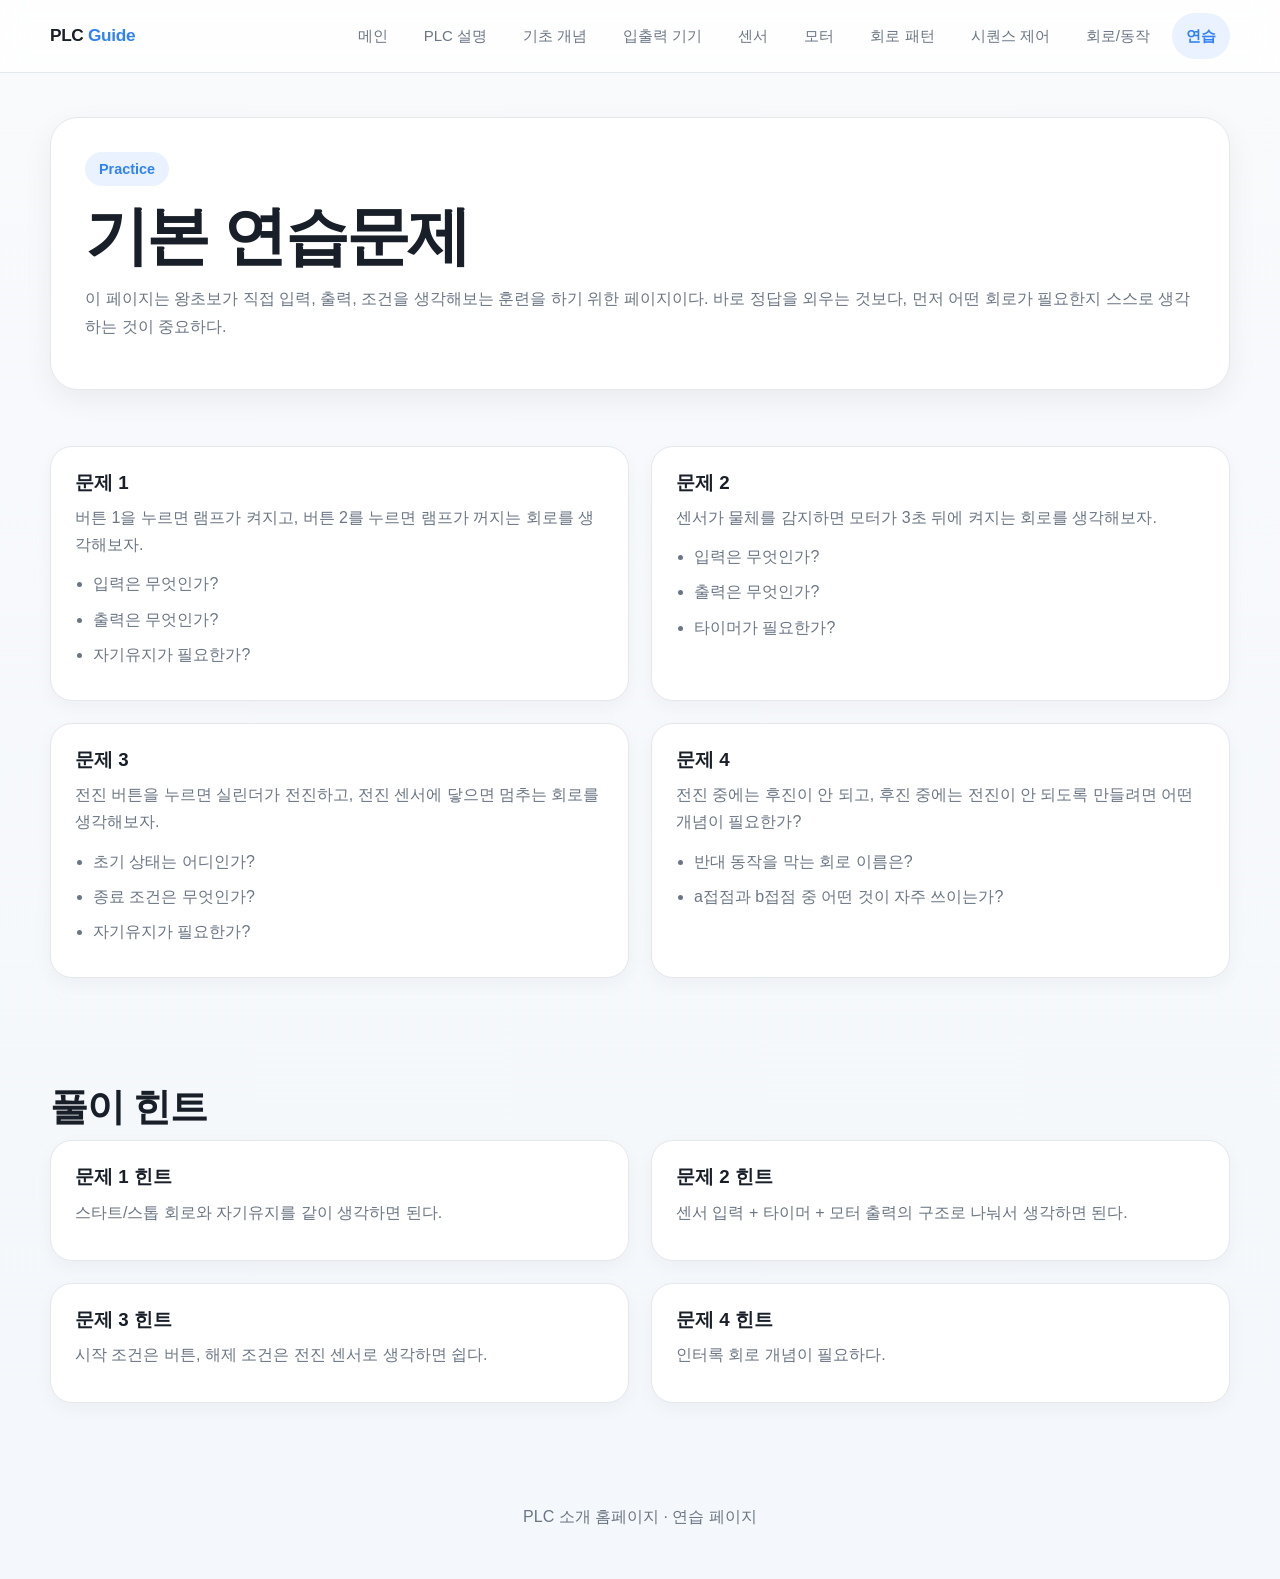
<file: practice.html>
<!DOCTYPE html>
<html lang="ko">
<head>
  <meta charset="UTF-8">
  <meta name="viewport" content="width=device-width, initial-scale=1.0">
  <title>연습 문제</title>
  <link rel="stylesheet" href="styles.css">
</head>
<body>
  <header class="site-header">
    <nav class="nav">
      <div class="brand">PLC <span>Guide</span></div>
      <div class="nav-links">
  <a href="index.html">메인</a>
  <a href="plc.html">PLC 설명</a>
  <a href="basic.html">기초 개념</a>
  <a href="devices.html">입출력 기기</a>
  <a href="sensors.html">센서</a>
  <a href="motors.html">모터</a>
  <a href="patterns.html">회로 패턴</a>
  <a href="sequence.html">시퀀스 제어</a>
  <a href="ladder.html">회로/동작</a>
  <a href="practice.html" class="active">연습</a>
</div>
    </nav>
  </header>

  <main>
    <section class="page-hero">
      <div class="container">
        <div class="page-hero-box">
          <div class="badge">Practice</div>
          <h1>기본 연습문제</h1>
          <p>
            이 페이지는 왕초보가 직접 입력, 출력, 조건을 생각해보는 훈련을 하기 위한 페이지이다.
            바로 정답을 외우는 것보다, 먼저 어떤 회로가 필요한지 스스로 생각하는 것이 중요하다.
          </p>
        </div>
      </div>
    </section>

    <section class="section">
      <div class="container grid-2">
        <div class="card">
          <h3>문제 1</h3>
          <p>버튼 1을 누르면 램프가 켜지고, 버튼 2를 누르면 램프가 꺼지는 회로를 생각해보자.</p>
          <ul class="list">
            <li>입력은 무엇인가?</li>
            <li>출력은 무엇인가?</li>
            <li>자기유지가 필요한가?</li>
          </ul>
        </div>

        <div class="card">
          <h3>문제 2</h3>
          <p>센서가 물체를 감지하면 모터가 3초 뒤에 켜지는 회로를 생각해보자.</p>
          <ul class="list">
            <li>입력은 무엇인가?</li>
            <li>출력은 무엇인가?</li>
            <li>타이머가 필요한가?</li>
          </ul>
        </div>

        <div class="card">
          <h3>문제 3</h3>
          <p>전진 버튼을 누르면 실린더가 전진하고, 전진 센서에 닿으면 멈추는 회로를 생각해보자.</p>
          <ul class="list">
            <li>초기 상태는 어디인가?</li>
            <li>종료 조건은 무엇인가?</li>
            <li>자기유지가 필요한가?</li>
          </ul>
        </div>

        <div class="card">
          <h3>문제 4</h3>
          <p>전진 중에는 후진이 안 되고, 후진 중에는 전진이 안 되도록 만들려면 어떤 개념이 필요한가?</p>
          <ul class="list">
            <li>반대 동작을 막는 회로 이름은?</li>
            <li>a접점과 b접점 중 어떤 것이 자주 쓰이는가?</li>
          </ul>
        </div>
      </div>
    </section>

    <section class="section">
      <div class="container">
        <h2 class="section-title">풀이 힌트</h2>
        <div class="grid-2">
          <div class="card">
            <h3>문제 1 힌트</h3>
            <p>스타트/스톱 회로와 자기유지를 같이 생각하면 된다.</p>
          </div>

          <div class="card">
            <h3>문제 2 힌트</h3>
            <p>센서 입력 + 타이머 + 모터 출력의 구조로 나눠서 생각하면 된다.</p>
          </div>

          <div class="card">
            <h3>문제 3 힌트</h3>
            <p>시작 조건은 버튼, 해제 조건은 전진 센서로 생각하면 쉽다.</p>
          </div>

          <div class="card">
            <h3>문제 4 힌트</h3>
            <p>인터록 회로 개념이 필요하다.</p>
          </div>
        </div>
      </div>
    </section>
  </main>

  <footer class="footer">
    <div class="container">PLC 소개 홈페이지 · 연습 페이지</div>
  </footer>
</body>
</html>
</file>
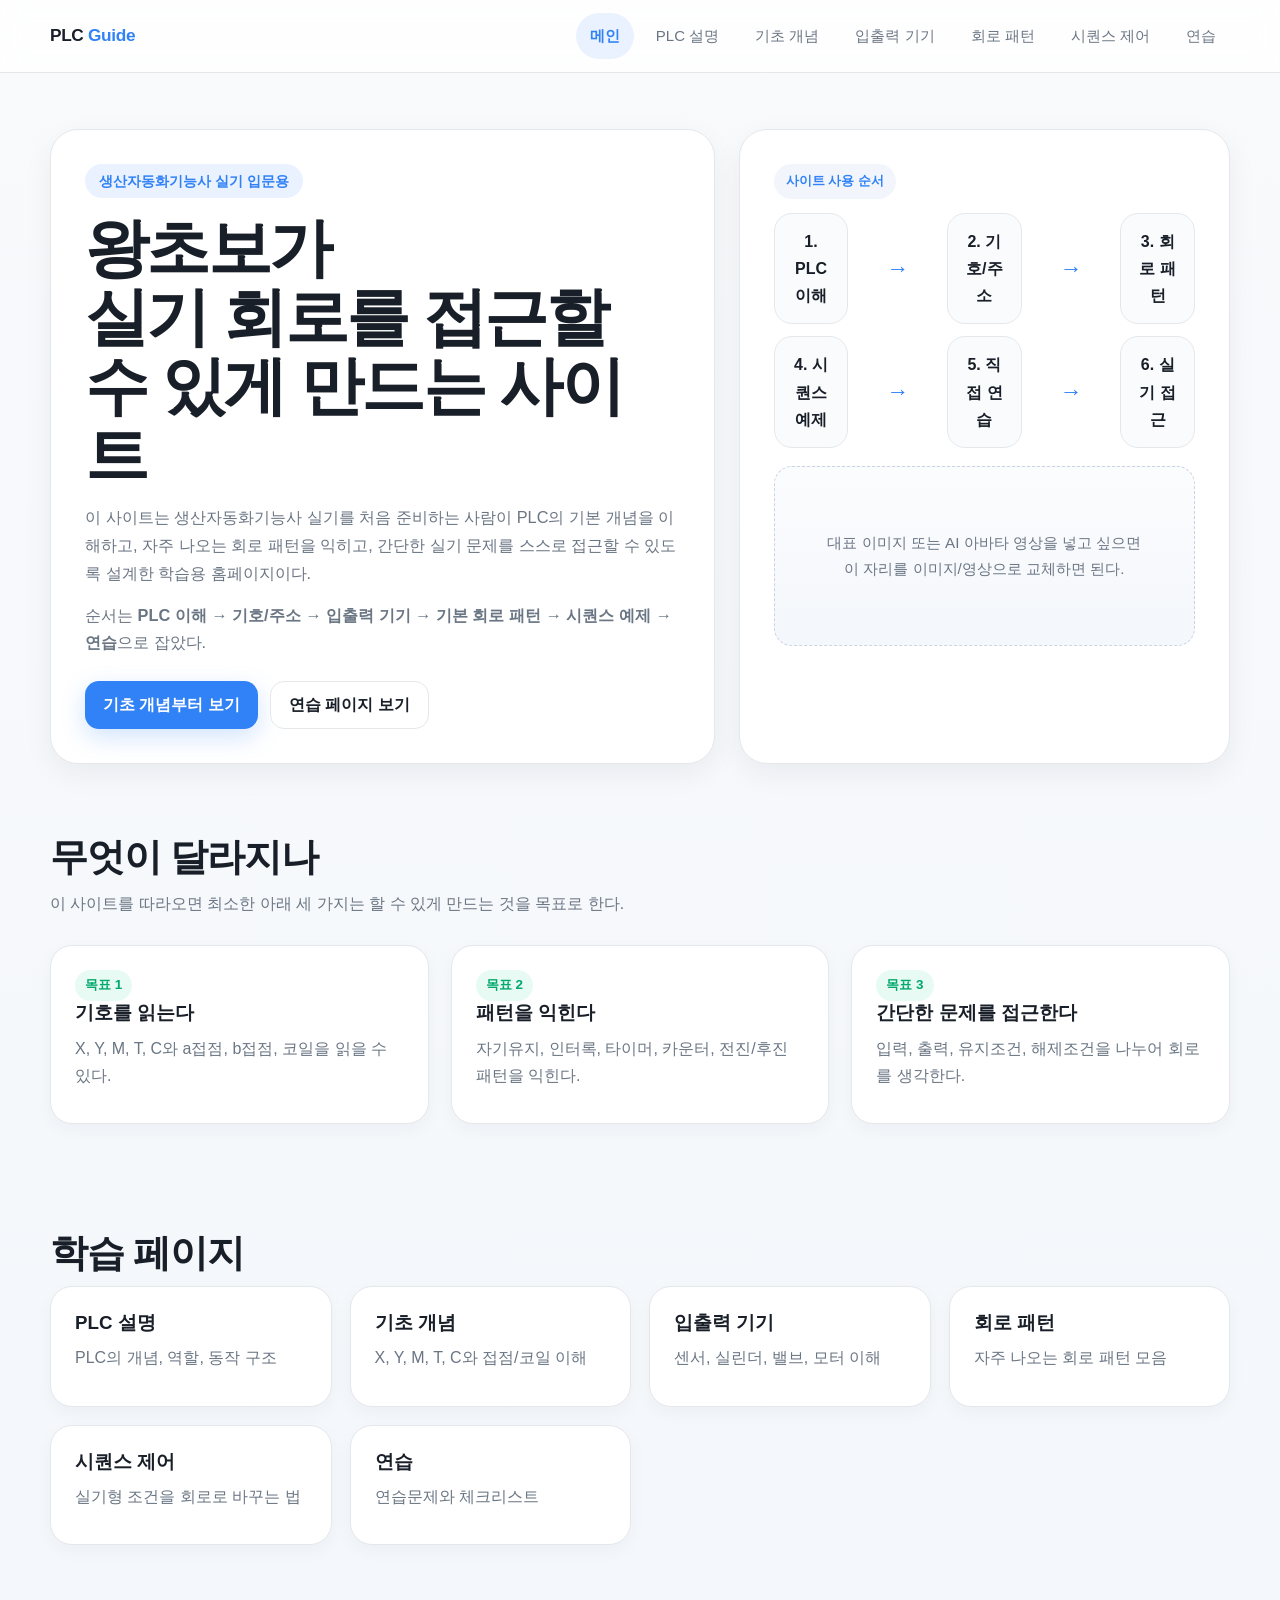
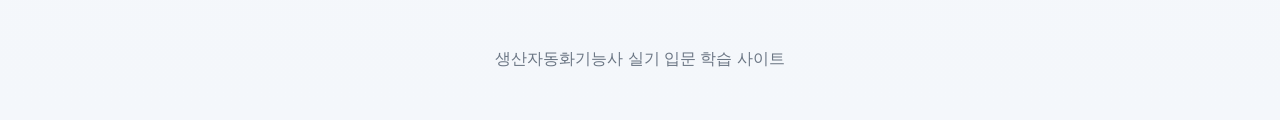
<file: preview.html>
<!DOCTYPE html>
<html lang="ko">
<head>
  <meta charset="UTF-8">
  <meta name="viewport" content="width=device-width, initial-scale=1.0">
  <title>생산자동화기능사 실기 입문 사이트</title>
  <link rel="stylesheet" href="styles.css">
</head>
<body>
  <header class="site-header">
    <nav class="nav">
      <div class="brand">PLC <span>Guide</span></div>
      <div class="nav-links">
        <a href="index.html" class="active">메인</a>
        <a href="plc.html">PLC 설명</a>
        <a href="basic.html">기초 개념</a>
        <a href="devices.html">입출력 기기</a>
        <a href="patterns.html">회로 패턴</a>
        <a href="sequence.html">시퀀스 제어</a>
        <a href="practice.html">연습</a>
      </div>
    </nav>
  </header>
  <main>

    <section class="hero">
      <div class="container hero-grid">
        <div class="hero-panel">
          <div class="badge">생산자동화기능사 실기 입문용</div>
          <h1>왕초보가<br>실기 회로를 접근할 수 있게 만드는 사이트</h1>
          <p>이 사이트는 생산자동화기능사 실기를 처음 준비하는 사람이 PLC의 기본 개념을 이해하고, 자주 나오는 회로 패턴을 익히고, 간단한 실기 문제를 스스로 접근할 수 있도록 설계한 학습용 홈페이지이다.</p>
          <p>순서는 <strong>PLC 이해 → 기호/주소 → 입출력 기기 → 기본 회로 패턴 → 시퀀스 예제 → 연습</strong>으로 잡았다.</p>
          <div class="hero-actions">
            <a href="basic.html" class="button primary">기초 개념부터 보기</a>
            <a href="practice.html" class="button secondary">연습 페이지 보기</a>
          </div>
        </div>
        <div class="hero-panel">
          <div class="card-tag">사이트 사용 순서</div>
          <div class="flow">
            <div class="flow-box">1. PLC 이해</div><div class="flow-arrow">→</div><div class="flow-box">2. 기호/주소</div><div class="flow-arrow">→</div><div class="flow-box">3. 회로 패턴</div>
          </div>
          <div class="flow" style="margin-top:12px;">
            <div class="flow-box">4. 시퀀스 예제</div><div class="flow-arrow">→</div><div class="flow-box">5. 직접 연습</div><div class="flow-arrow">→</div><div class="flow-box">6. 실기 접근</div>
          </div>
          <div class="media-placeholder small" style="margin-top:18px;">대표 이미지 또는 AI 아바타 영상을 넣고 싶으면<br>이 자리를 이미지/영상으로 교체하면 된다.</div>
        </div>
      </div>
    </section>
    <section class="section">
      <div class="container">
        <h2 class="section-title">무엇이 달라지나</h2>
        <p class="section-desc">이 사이트를 따라오면 최소한 아래 세 가지는 할 수 있게 만드는 것을 목표로 한다.</p>
        <div class="grid-3">
          <div class="card"><span class="status-good">목표 1</span><h3>기호를 읽는다</h3><p>X, Y, M, T, C와 a접점, b접점, 코일을 읽을 수 있다.</p></div>
          <div class="card"><span class="status-good">목표 2</span><h3>패턴을 익힌다</h3><p>자기유지, 인터록, 타이머, 카운터, 전진/후진 패턴을 익힌다.</p></div>
          <div class="card"><span class="status-good">목표 3</span><h3>간단한 문제를 접근한다</h3><p>입력, 출력, 유지조건, 해제조건을 나누어 회로를 생각한다.</p></div>
        </div>
      </div>
    </section>
    <section class="section">
      <div class="container">
        <h2 class="section-title">학습 페이지</h2>
        <div class="grid-4">
          <a href="plc.html" class="feature-card"><h3>PLC 설명</h3><p>PLC의 개념, 역할, 동작 구조</p></a>
          <a href="basic.html" class="feature-card"><h3>기초 개념</h3><p>X, Y, M, T, C와 접점/코일 이해</p></a>
          <a href="devices.html" class="feature-card"><h3>입출력 기기</h3><p>센서, 실린더, 밸브, 모터 이해</p></a>
          <a href="patterns.html" class="feature-card"><h3>회로 패턴</h3><p>자주 나오는 회로 패턴 모음</p></a>
          <a href="sequence.html" class="feature-card"><h3>시퀀스 제어</h3><p>실기형 조건을 회로로 바꾸는 법</p></a>
          <a href="practice.html" class="feature-card"><h3>연습</h3><p>연습문제와 체크리스트</p></a>
        </div>
      </div>
    </section>

  </main>
  <footer class="footer">
    <div class="container">생산자동화기능사 실기 입문 학습 사이트</div>
  </footer>
</body>
</html>
</file>
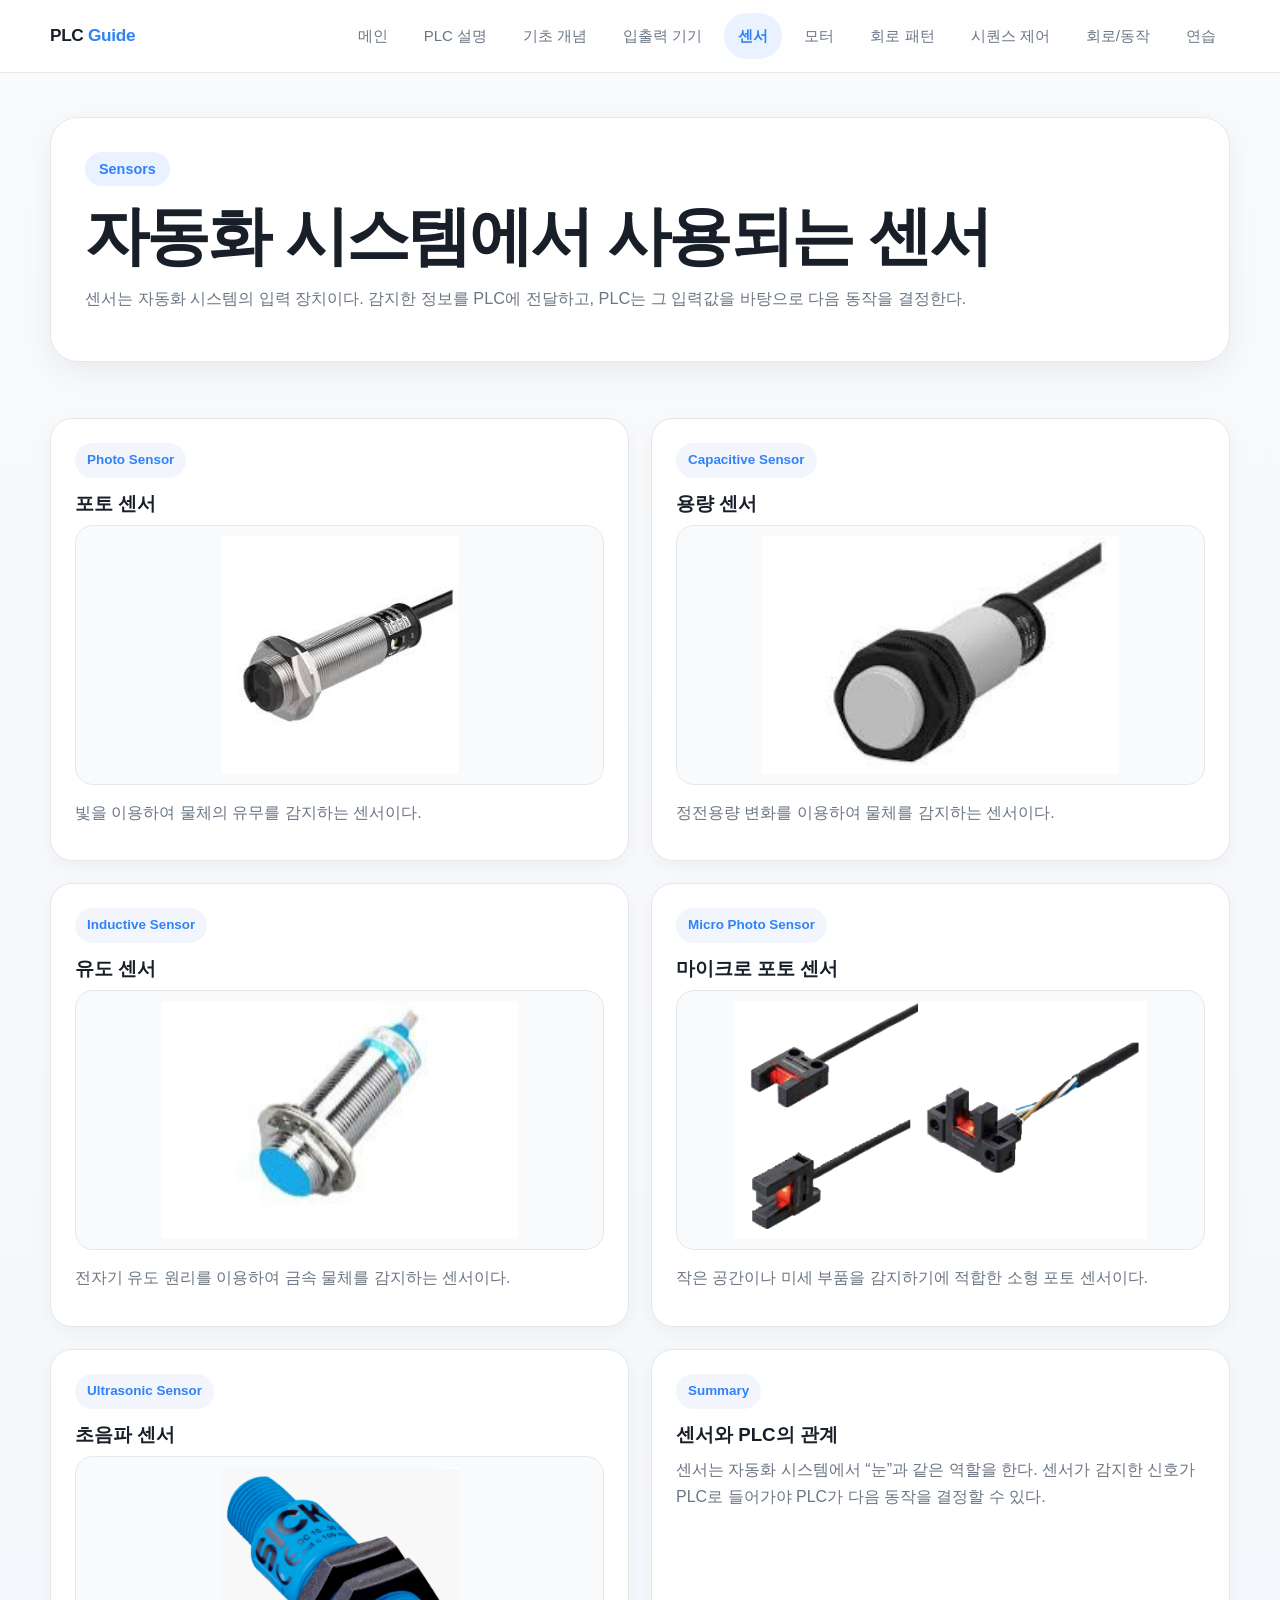
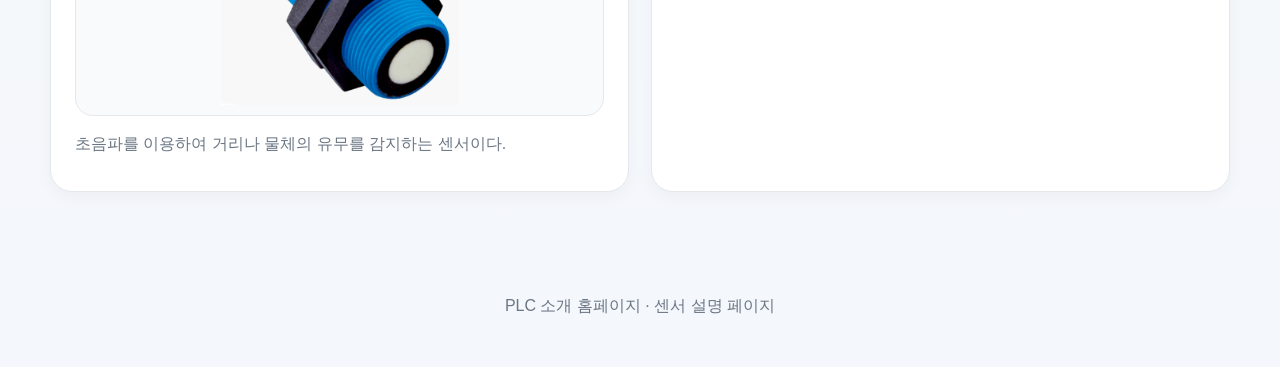
<file: sensors.html>
<!DOCTYPE html>
<html lang="ko">
<head>
  <meta charset="UTF-8">
  <meta name="viewport" content="width=device-width, initial-scale=1.0">
  <title>센서 설명</title>
  <link rel="stylesheet" href="styles.css">
</head>
<body>
  <header class="site-header">
    <nav class="nav">
      <div class="brand">PLC <span>Guide</span></div>
   <div class="nav-links">
  <a href="index.html">메인</a>
  <a href="plc.html">PLC 설명</a>
  <a href="basic.html">기초 개념</a>
  <a href="devices.html">입출력 기기</a>
  <a href="sensors.html" class="active">센서</a>
  <a href="motors.html">모터</a>
  <a href="patterns.html">회로 패턴</a>
  <a href="sequence.html">시퀀스 제어</a>
  <a href="ladder.html">회로/동작</a>
  <a href="practice.html">연습</a>
</div>
    </nav>
  </header>

  <main>
    <section class="page-hero">
      <div class="container">
        <div class="page-hero-box">
          <div class="badge">Sensors</div>
          <h1>자동화 시스템에서 사용되는 센서</h1>
          <p>
            센서는 자동화 시스템의 입력 장치이다. 감지한 정보를 PLC에 전달하고,
            PLC는 그 입력값을 바탕으로 다음 동작을 결정한다.
          </p>
        </div>
      </div>
    </section>

    <section class="section">
      <div class="container grid-2">
        <div class="card">
          <div class="card-tag">Photo Sensor</div>
          <h3>포토 센서</h3>
          <!-- 포토센서 사진 넣는 자리 -->
          <img src="사진\포토센서.jpg" alt="포토 센서 사진" class="media-photo">
          <p>빛을 이용하여 물체의 유무를 감지하는 센서이다.</p>
         
        </div>

        <div class="card">
          <div class="card-tag">Capacitive Sensor</div>
          <h3>용량 센서</h3>
          <!-- 용량센서 사진 넣는 자리 -->
          <img src="사진\용량형 센서.jpg" alt="용량 센서 사진" class="media-photo">
          <p>정전용량 변화를 이용하여 물체를 감지하는 센서이다.</p>
         
        </div>

        <div class="card">
          <div class="card-tag">Inductive Sensor</div>
          <h3>유도 센서</h3>
          <!-- 유도센서 사진 넣는 자리 -->
          <img src="사진\유도센서.jpg" alt="유도 센서 사진" class="media-photo">
          <p>전자기 유도 원리를 이용하여 금속 물체를 감지하는 센서이다.</p>
       
        </div>

        <div class="card">
          <div class="card-tag">Micro Photo Sensor</div>
          <h3>마이크로 포토 센서</h3>
          <!-- 마이크로포토센서 사진 넣는 자리 -->
          <img src="사진\마이크로포토 센서.png" alt="마이크로 포토 센서 사진" class="media-photo">
          <p>작은 공간이나 미세 부품을 감지하기에 적합한 소형 포토 센서이다.</p>
      
        </div>

        <div class="card">
          <div class="card-tag">Ultrasonic Sensor</div>
          <h3>초음파 센서</h3>
          <!-- 초음파센서 사진 넣는 자리 -->
          <img src="사진\초음파 센서.jpg" alt="초음파 센서 사진" class="media-photo">
          <p>초음파를 이용하여 거리나 물체의 유무를 감지하는 센서이다.</p>
      
        </div>

        <div class="card">
          <div class="card-tag">Summary</div>
          <h3>센서와 PLC의 관계</h3>
          <p>
            센서는 자동화 시스템에서 “눈”과 같은 역할을 한다.
            센서가 감지한 신호가 PLC로 들어가야 PLC가 다음 동작을 결정할 수 있다.
          </p>
        </div>
      </div>
    </section>
  </main>

  <footer class="footer">
    <div class="container">PLC 소개 홈페이지 · 센서 설명 페이지</div>
  </footer>
</body>
</html>
</file>
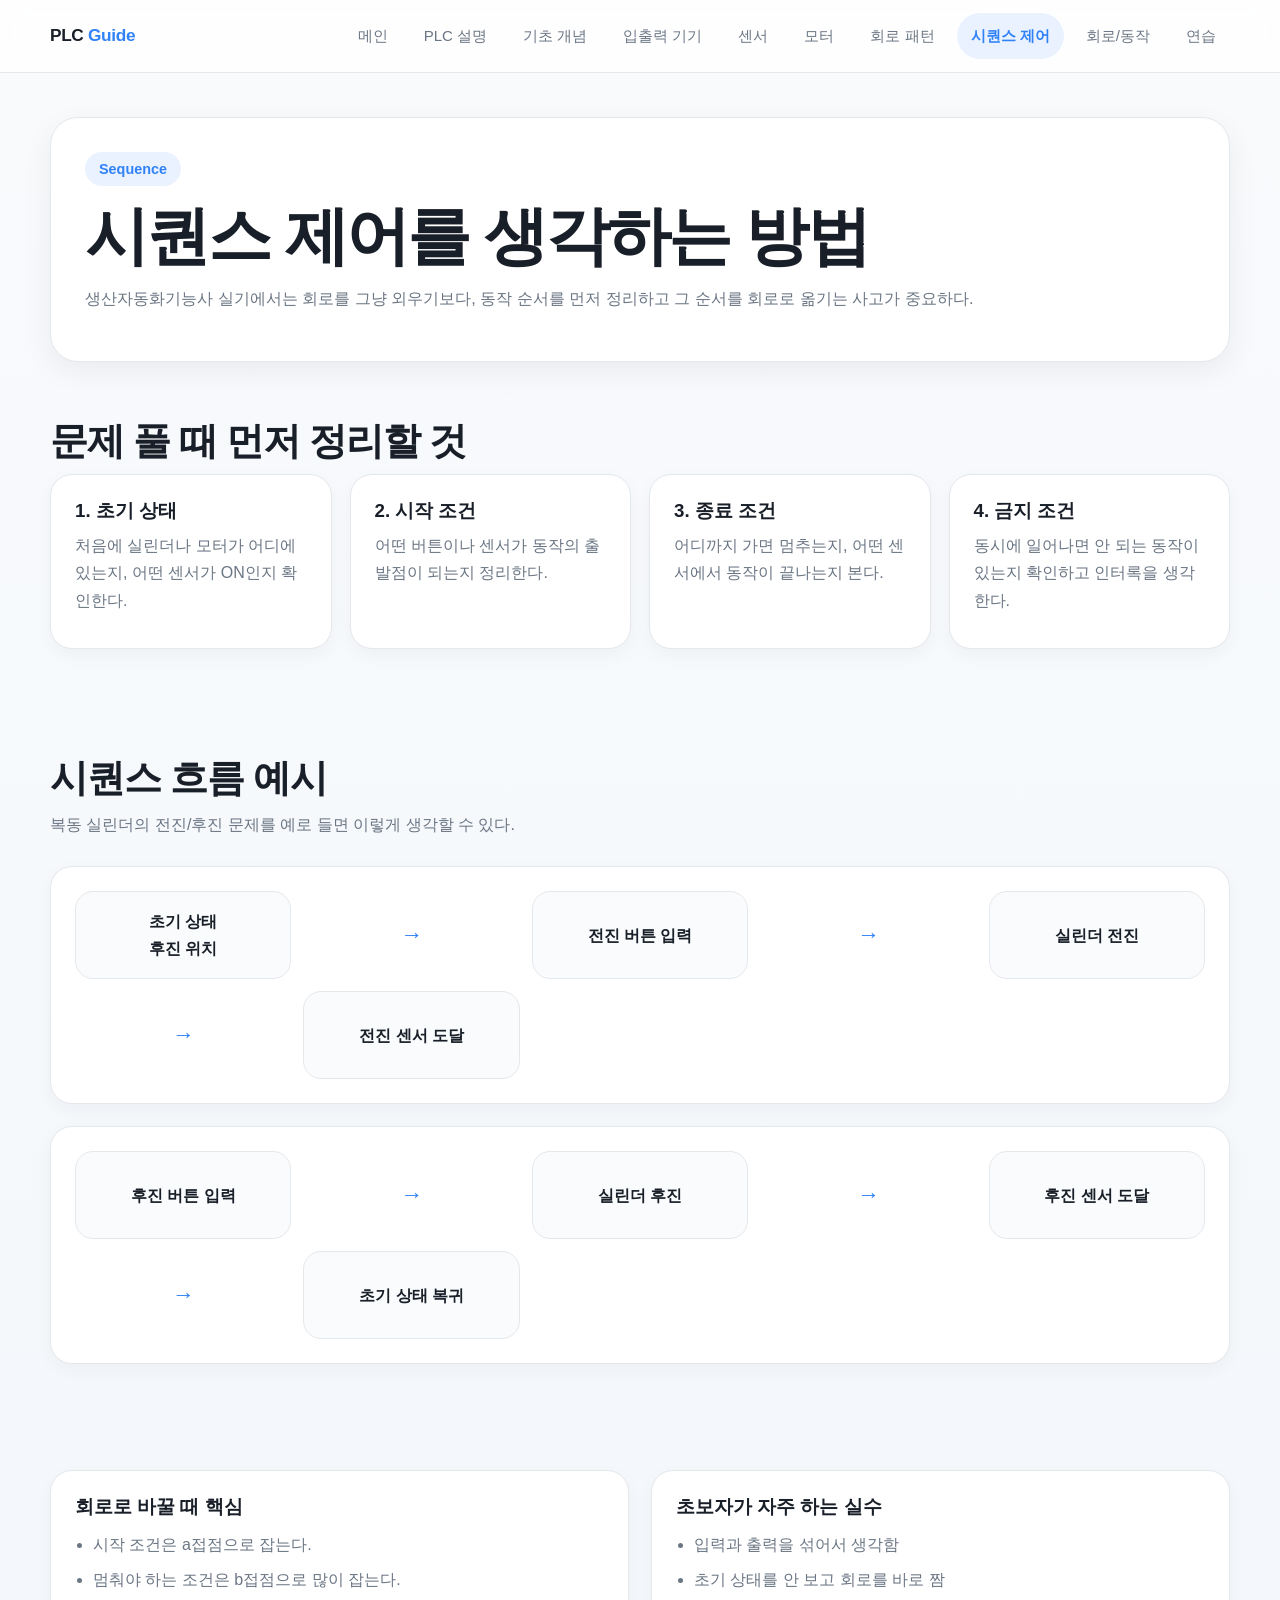
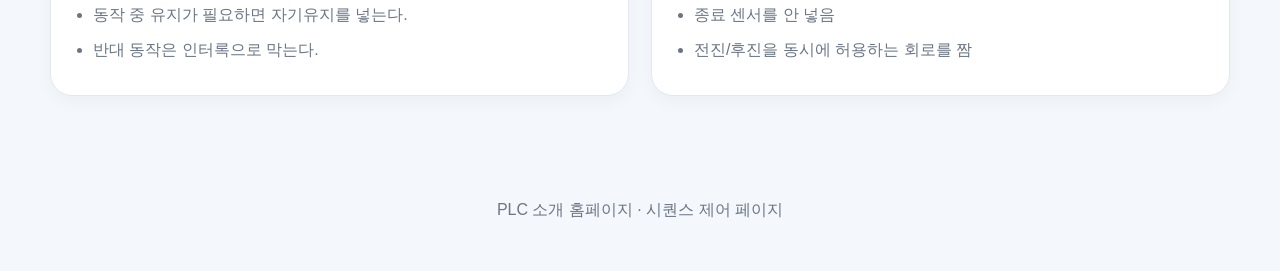
<file: sequence.html>
<!DOCTYPE html>
<html lang="ko">
<head>
  <meta charset="UTF-8">
  <meta name="viewport" content="width=device-width, initial-scale=1.0">
  <title>시퀀스 제어</title>
  <link rel="stylesheet" href="styles.css">
</head>
<body>
  <header class="site-header">
    <nav class="nav">
      <div class="brand">PLC <span>Guide</span></div>
      <div class="nav-links">
  <a href="index.html">메인</a>
  <a href="plc.html">PLC 설명</a>
  <a href="basic.html">기초 개념</a>
  <a href="devices.html">입출력 기기</a>
  <a href="sensors.html">센서</a>
  <a href="motors.html">모터</a>
  <a href="patterns.html">회로 패턴</a>
  <a href="sequence.html" class="active">시퀀스 제어</a>
  <a href="ladder.html">회로/동작</a>
  <a href="practice.html">연습</a>
</div>
    </nav>
  </header>

  <main>
    <section class="page-hero">
      <div class="container">
        <div class="page-hero-box">
          <div class="badge">Sequence</div>
          <h1>시퀀스 제어를 생각하는 방법</h1>
          <p>
            생산자동화기능사 실기에서는 회로를 그냥 외우기보다,
            동작 순서를 먼저 정리하고 그 순서를 회로로 옮기는 사고가 중요하다.
          </p>
        </div>
      </div>
    </section>

    <section class="section">
      <div class="container">
        <h2 class="section-title">문제 풀 때 먼저 정리할 것</h2>
        <div class="grid-4">
          <div class="card">
            <h3>1. 초기 상태</h3>
            <p>처음에 실린더나 모터가 어디에 있는지, 어떤 센서가 ON인지 확인한다.</p>
          </div>
          <div class="card">
            <h3>2. 시작 조건</h3>
            <p>어떤 버튼이나 센서가 동작의 출발점이 되는지 정리한다.</p>
          </div>
          <div class="card">
            <h3>3. 종료 조건</h3>
            <p>어디까지 가면 멈추는지, 어떤 센서에서 동작이 끝나는지 본다.</p>
          </div>
          <div class="card">
            <h3>4. 금지 조건</h3>
            <p>동시에 일어나면 안 되는 동작이 있는지 확인하고 인터록을 생각한다.</p>
          </div>
        </div>
      </div>
    </section>

    <section class="section">
      <div class="container">
        <h2 class="section-title">시퀀스 흐름 예시</h2>
        <p class="section-desc">복동 실린더의 전진/후진 문제를 예로 들면 이렇게 생각할 수 있다.</p>

        <div class="card">
          <div class="flow">
            <div class="flow-box">초기 상태<br>후진 위치</div>
            <div class="flow-arrow">→</div>
            <div class="flow-box">전진 버튼 입력</div>
            <div class="flow-arrow">→</div>
            <div class="flow-box">실린더 전진</div>
            <div class="flow-arrow">→</div>
            <div class="flow-box">전진 센서 도달</div>
          </div>
        </div>

        <div class="card" style="margin-top:22px;">
          <div class="flow">
            <div class="flow-box">후진 버튼 입력</div>
            <div class="flow-arrow">→</div>
            <div class="flow-box">실린더 후진</div>
            <div class="flow-arrow">→</div>
            <div class="flow-box">후진 센서 도달</div>
            <div class="flow-arrow">→</div>
            <div class="flow-box">초기 상태 복귀</div>
          </div>
        </div>
      </div>
    </section>

    <section class="section">
      <div class="container grid-2">
        <div class="card">
          <h3>회로로 바꿀 때 핵심</h3>
          <ul class="list">
            <li>시작 조건은 a접점으로 잡는다.</li>
            <li>멈춰야 하는 조건은 b접점으로 많이 잡는다.</li>
            <li>동작 중 유지가 필요하면 자기유지를 넣는다.</li>
            <li>반대 동작은 인터록으로 막는다.</li>
          </ul>
        </div>

        <div class="card">
          <h3>초보자가 자주 하는 실수</h3>
          <ul class="list">
            <li>입력과 출력을 섞어서 생각함</li>
            <li>초기 상태를 안 보고 회로를 바로 짬</li>
            <li>종료 센서를 안 넣음</li>
            <li>전진/후진을 동시에 허용하는 회로를 짬</li>
          </ul>
        </div>
      </div>
    </section>
  </main>

  <footer class="footer">
    <div class="container">PLC 소개 홈페이지 · 시퀀스 제어 페이지</div>
  </footer>
</body>
</html>
</file>
<file: styles.css>
:root {
  --bg:#f6f8fb; --bg-soft:#eef3f8; --surface:#fff; --surface-2:#f9fbfd;
  --text:#191f28; --muted:#6b7684; --line:#e5e8eb;
  --primary:#3182f6; --primary-soft:#eaf2ff; --success:#00a86b; --danger:#e85555;
  --shadow:0 10px 30px rgba(15,23,42,.06); --shadow-soft:0 6px 18px rgba(15,23,42,.04);
  --radius-xl:28px; --radius-lg:22px; --max:1180px;
}
*{box-sizing:border-box}
html{scroll-behavior:smooth}
body{margin:0;font-family:"Segoe UI","Malgun Gothic",sans-serif;background:linear-gradient(180deg,#f8fafc 0%,#f4f7fb 100%);color:var(--text);line-height:1.7}
a{text-decoration:none;color:inherit}
img,video{display:block;max-width:100%;border-radius:18px}
.container{width:min(100% - 32px,var(--max));margin:0 auto}
.site-header{position:sticky;top:0;z-index:100;background:rgba(255,255,255,.82);backdrop-filter:blur(12px);border-bottom:1px solid var(--line)}
.nav{width:min(100% - 32px,var(--max));min-height:72px;margin:0 auto;display:flex;align-items:center;justify-content:space-between;gap:20px}
.brand{font-size:1.08rem;font-weight:800;letter-spacing:-.02em}.brand span{color:var(--primary)}
.nav-links{display:flex;flex-wrap:wrap;gap:8px;justify-content:flex-end}
.nav-links a{padding:10px 14px;border-radius:999px;color:var(--muted);font-size:.94rem;transition:.2s ease}
.nav-links a:hover{background:var(--bg-soft);color:var(--text)} .nav-links a.active{background:var(--primary-soft);color:var(--primary);font-weight:700}
.hero{padding:56px 0 36px}.page-hero{padding:44px 0 22px}.section{padding:34px 0 72px}
.hero-grid{display:grid;grid-template-columns:1.15fr .85fr;gap:24px;align-items:stretch}
.hero-panel,.page-hero-box,.card,.feature-card,.symbol-card,.practice-card{background:var(--surface);border:1px solid var(--line);border-radius:var(--radius-xl);box-shadow:var(--shadow)}
.hero-panel,.page-hero-box{padding:34px}
.badge{display:inline-flex;align-items:center;min-height:34px;padding:0 14px;border-radius:999px;background:var(--primary-soft);color:var(--primary);font-size:.9rem;font-weight:700}
.hero h1,.page-hero h1{margin:16px 0 14px;font-size:clamp(2.2rem,5vw,4rem);line-height:1.08;letter-spacing:-.04em}
.hero p,.page-hero p{margin:0 0 14px;color:var(--muted);font-size:1.02rem}
.hero-actions{display:flex;flex-wrap:wrap;gap:12px;margin-top:24px}
.button{min-height:48px;padding:0 18px;display:inline-flex;align-items:center;justify-content:center;border-radius:14px;font-weight:700;transition:.2s ease}
.button.primary{background:var(--primary);color:#fff;box-shadow:0 8px 24px rgba(49,130,246,.22)} .button.primary:hover{transform:translateY(-2px)}
.button.secondary{background:#fff;border:1px solid var(--line);color:var(--text)}
.section-title{margin:0 0 10px;font-size:clamp(1.7rem,3vw,2.6rem);line-height:1.2;letter-spacing:-.03em}
.section-desc{margin:0 0 28px;color:var(--muted)}
.grid-2{display:grid;grid-template-columns:1fr 1fr;gap:22px}.grid-3{display:grid;grid-template-columns:repeat(3,1fr);gap:22px}.grid-4{display:grid;grid-template-columns:repeat(4,1fr);gap:18px}.info-grid{display:grid;grid-template-columns:repeat(3,1fr);gap:22px}
.card,.symbol-card,.practice-card,.feature-card{padding:24px;border-radius:var(--radius-lg);box-shadow:var(--shadow-soft)}
.card h2,.card h3,.feature-card h3,.symbol-card h3,.practice-card h3{margin:0 0 10px;line-height:1.25}
.card p,.feature-card p,.symbol-card p,.practice-card p{margin:0 0 10px;color:var(--muted)}
.card-tag{display:inline-block;margin-bottom:14px;padding:6px 12px;border-radius:999px;background:#f2f6fc;color:var(--primary);font-size:.84rem;font-weight:700}
.list{margin:12px 0 0;padding-left:18px;color:var(--muted)} .list li{margin-bottom:8px}
.feature-card{display:block;transition:.2s ease}.feature-card:hover{transform:translateY(-4px);box-shadow:0 18px 34px rgba(15,23,42,.08)}
.media-photo{width:100%;height:260px;object-fit:contain;object-position:center;margin-bottom:14px;border:1px solid var(--line);background:#f8fafc;padding:10px}
.media-video{width:100%;margin:14px 0 8px;border:1px solid var(--line);background:#000;min-height:220px}
.media-note{margin:0;color:var(--muted);font-size:.92rem}
.media-placeholder{width:100%;min-height:240px;border:1px dashed #c9d4e2;background:linear-gradient(180deg,#fbfcfe 0%,#f4f7fb 100%);color:var(--muted);border-radius:18px;display:grid;place-items:center;text-align:center;padding:18px;font-size:.95rem;margin-bottom:14px}
.media-placeholder.small{min-height:180px}
.flow{display:grid;grid-template-columns:repeat(5,1fr);gap:12px;align-items:center}.flow-box{min-height:88px;border-radius:18px;border:1px solid var(--line);background:var(--surface-2);display:grid;place-items:center;text-align:center;padding:14px;font-weight:700}.flow-arrow{text-align:center;color:var(--primary);font-size:1.4rem;font-weight:900}
.compare-wrap{overflow-x:auto;border:1px solid var(--line);border-radius:20px;box-shadow:var(--shadow-soft);background:#fff}
table{width:100%;border-collapse:collapse} th,td{padding:15px 14px;border-bottom:1px solid var(--line);text-align:left;vertical-align:top;font-size:.96rem} th{background:#f8fbff;color:var(--text)} td{color:var(--muted)}
.symbol-mark{display:inline-flex;align-items:center;justify-content:center;min-width:72px;min-height:44px;padding:0 12px;border-radius:12px;background:#f2f6fc;color:var(--primary);font-weight:800;font-size:1rem;margin-bottom:14px}
.code-chip,.status-good,.status-bad{display:inline-block;padding:4px 10px;border-radius:999px;font-size:.84rem;font-weight:700}
.code-chip{background:#eef3f8;color:var(--text);margin-right:8px;margin-bottom:8px}
.example-box,.answer-box{background:#f8fbff;border:1px solid var(--line);border-radius:18px;padding:20px}
.answer-box{margin-top:16px;padding:16px;border-radius:14px;color:var(--muted)}
.mini-ladder,.ladder-box{background:#0f172a;color:#e5eefc;border-radius:22px;padding:22px;overflow-x:auto}
.mini-ladder pre,.ladder-box pre{margin:0;white-space:pre;line-height:1.65;font-family:Consolas,"Courier New",monospace;font-size:.98rem}
.steps{margin:0;padding-left:20px;color:var(--muted)} .steps li{margin-bottom:10px}
.status-good{background:#e8faf4;color:var(--success)} .status-bad{background:#fff2f2;color:var(--danger)}
.footer{padding:28px 0 48px;text-align:center;color:var(--muted)}
@media (max-width:1100px){.hero-grid,.grid-2,.grid-3,.grid-4,.info-grid{grid-template-columns:1fr 1fr}.flow{grid-template-columns:1fr}.flow-arrow{transform:rotate(90deg)}}
@media (max-width:760px){.nav{flex-direction:column;align-items:flex-start;padding:12px 0}.nav-links{width:100%;justify-content:flex-start}.hero-grid,.grid-2,.grid-3,.grid-4,.info-grid{grid-template-columns:1fr}.hero-panel,.page-hero-box,.card,.feature-card,.symbol-card,.practice-card{padding:22px}}
</file>
